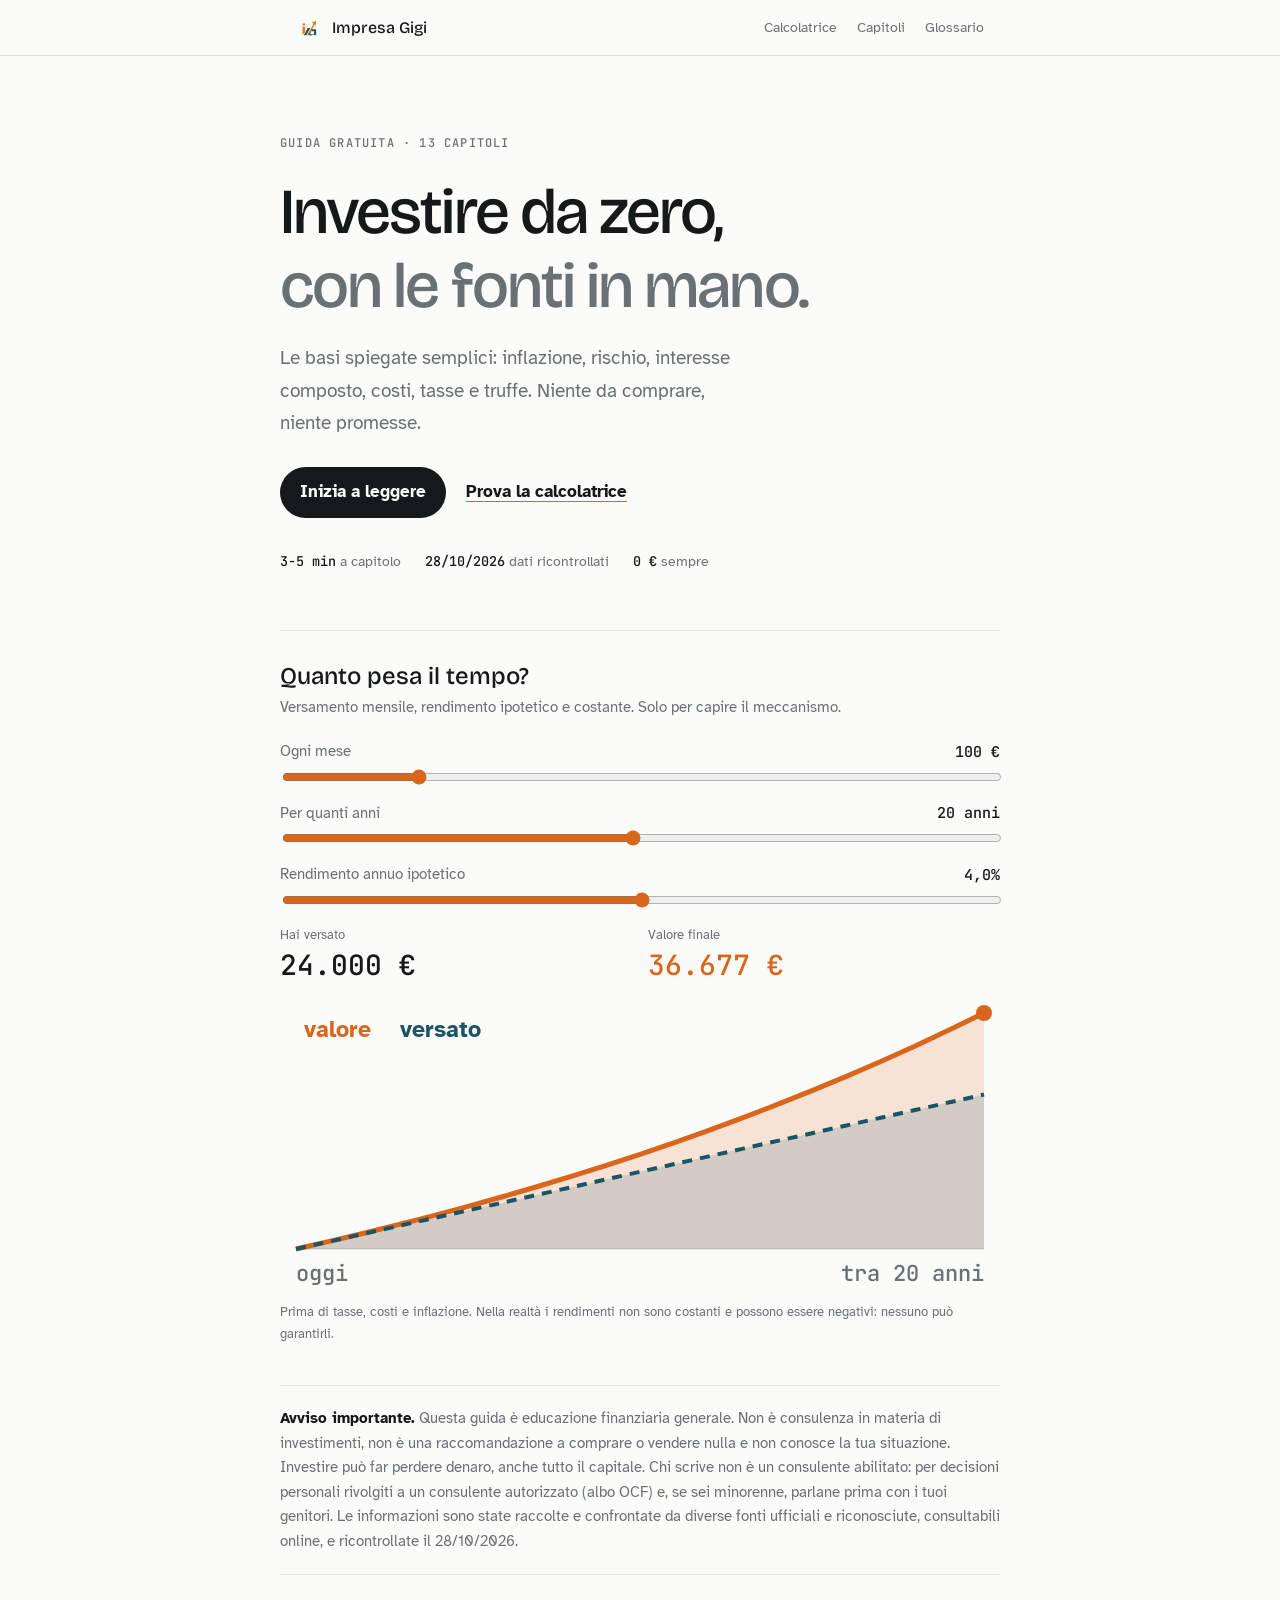
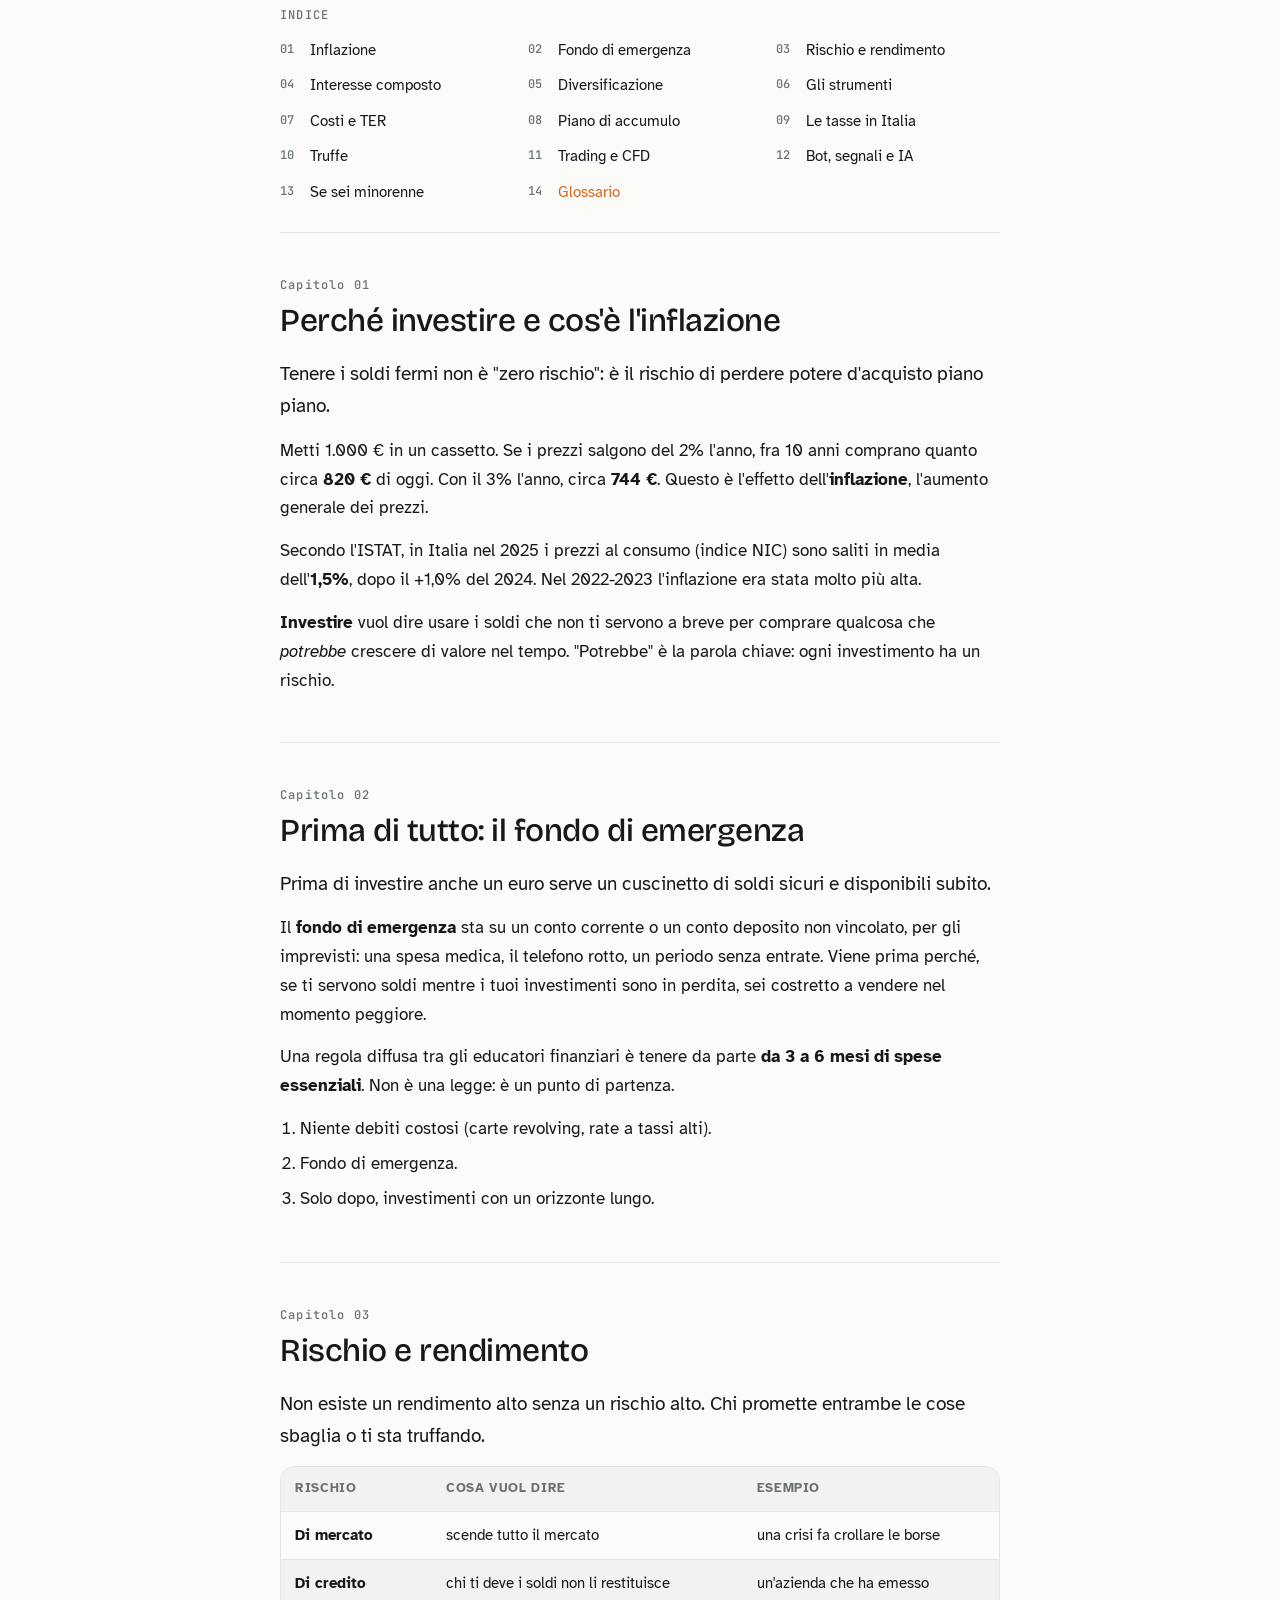
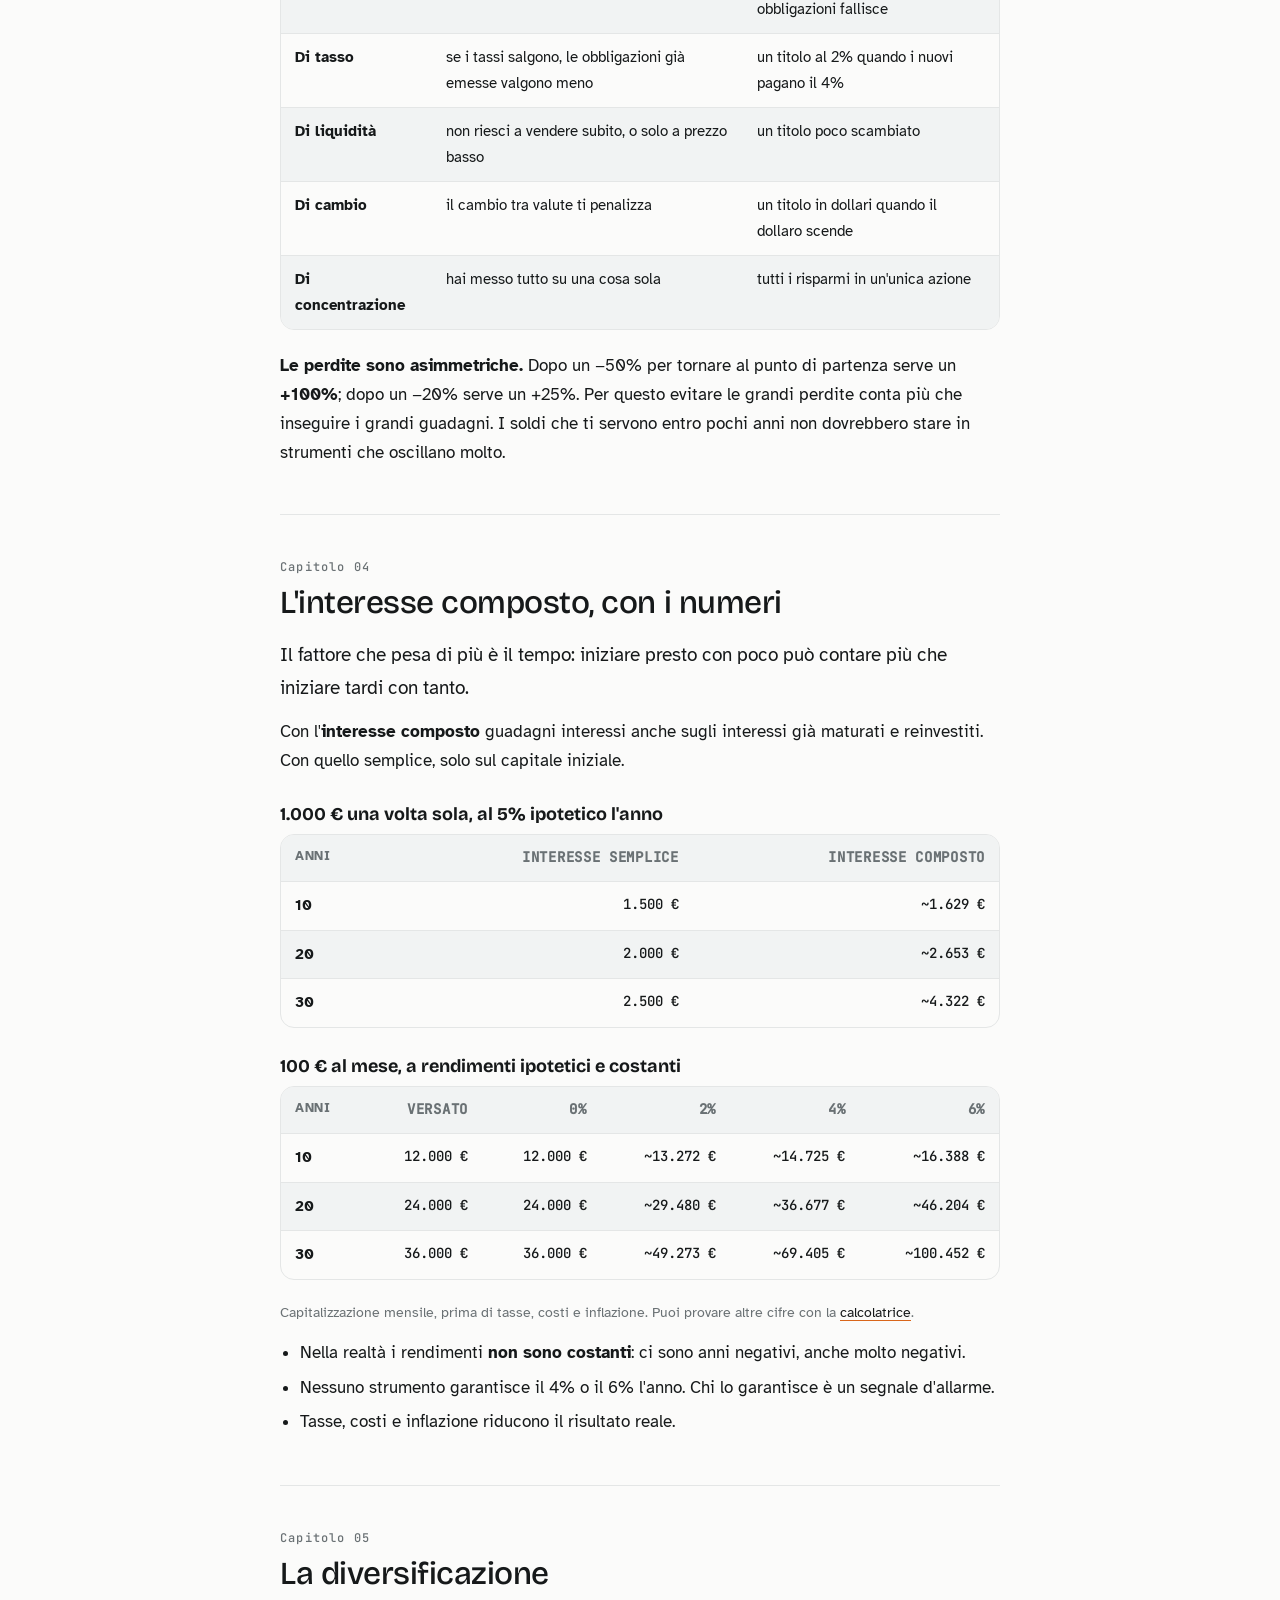
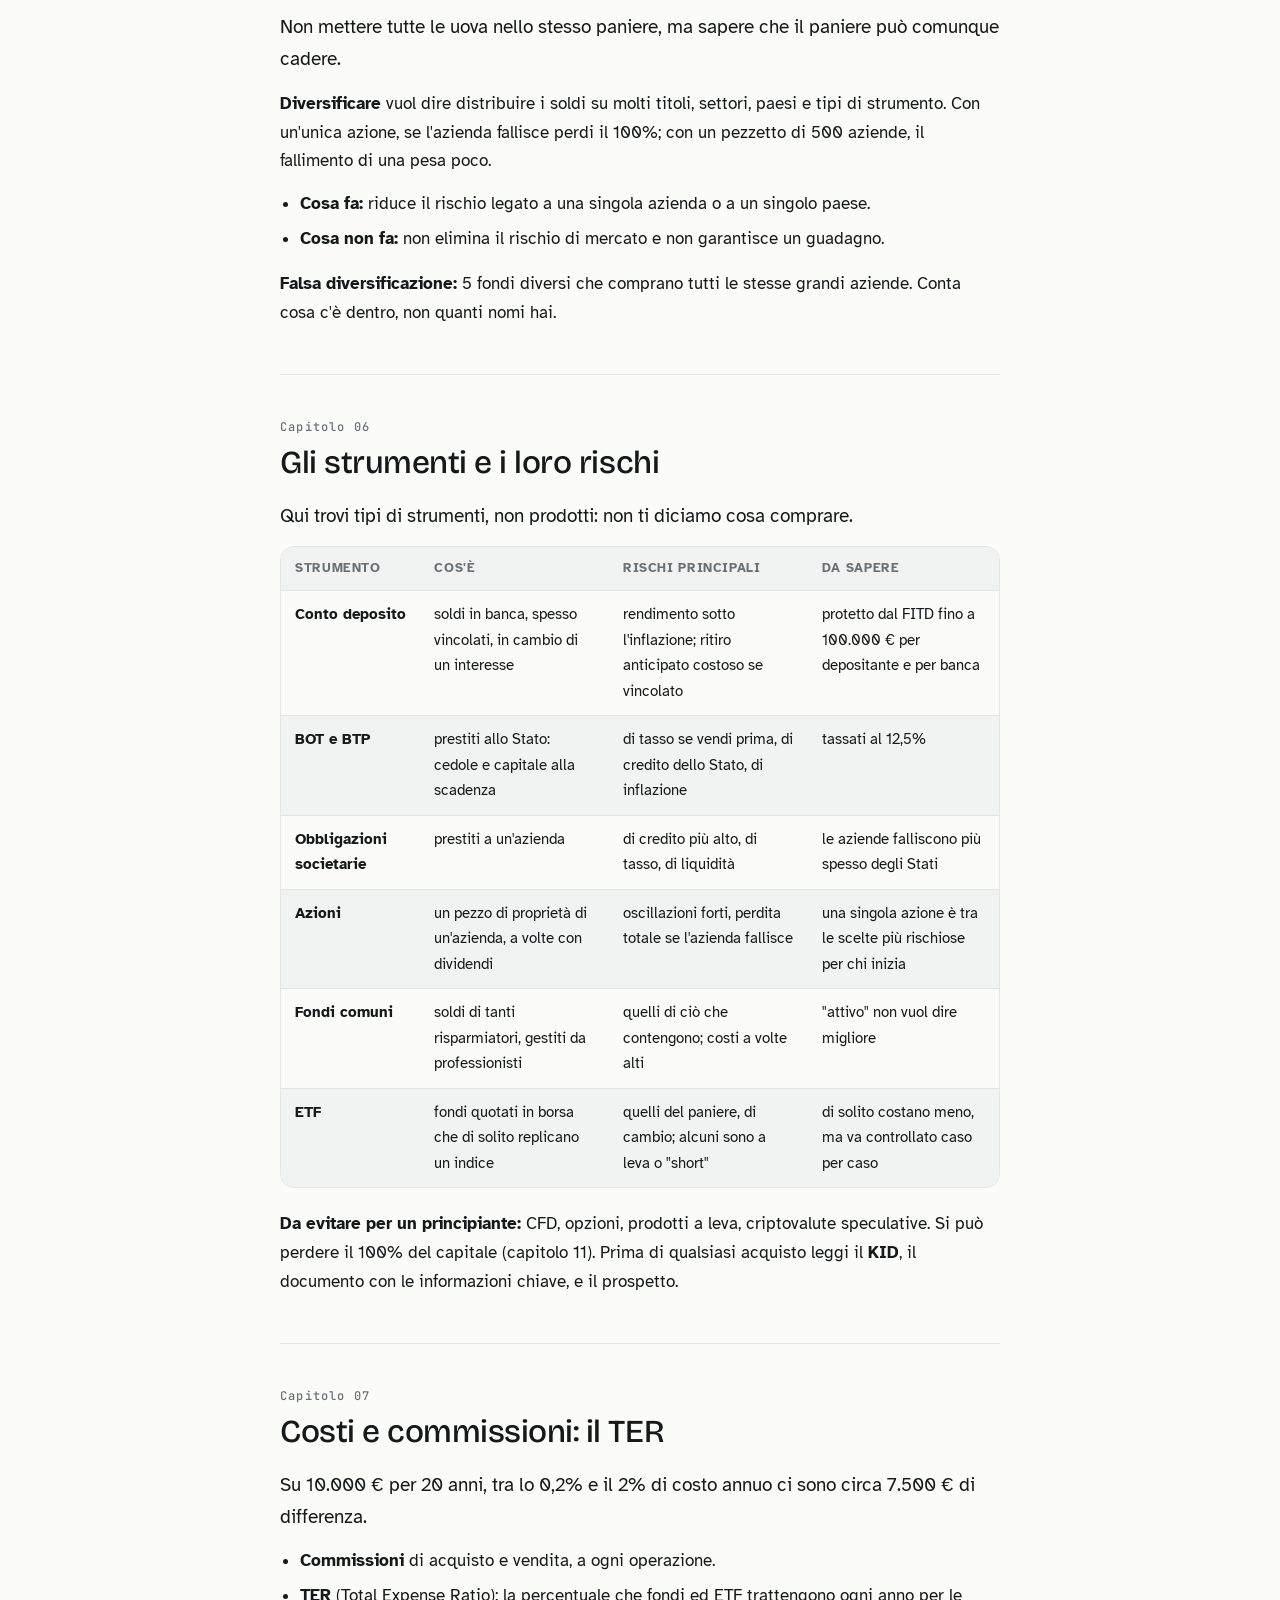
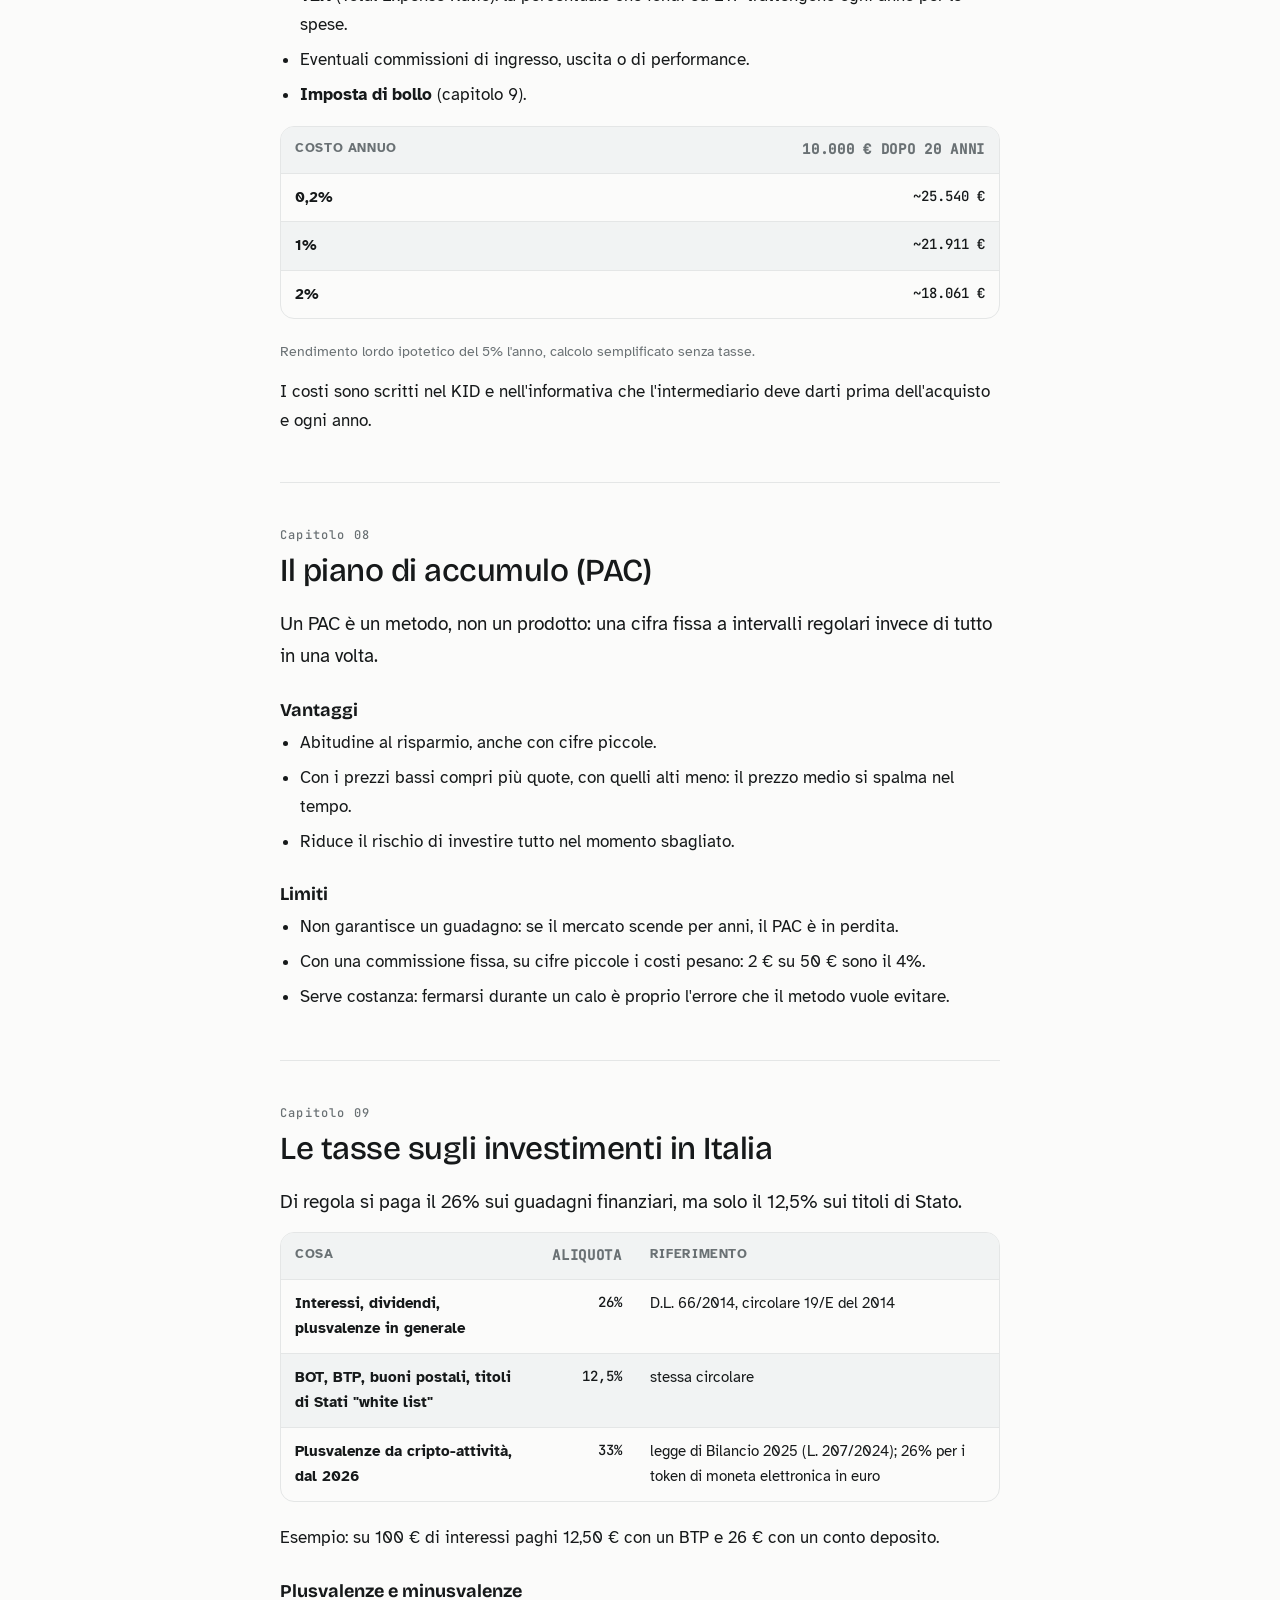
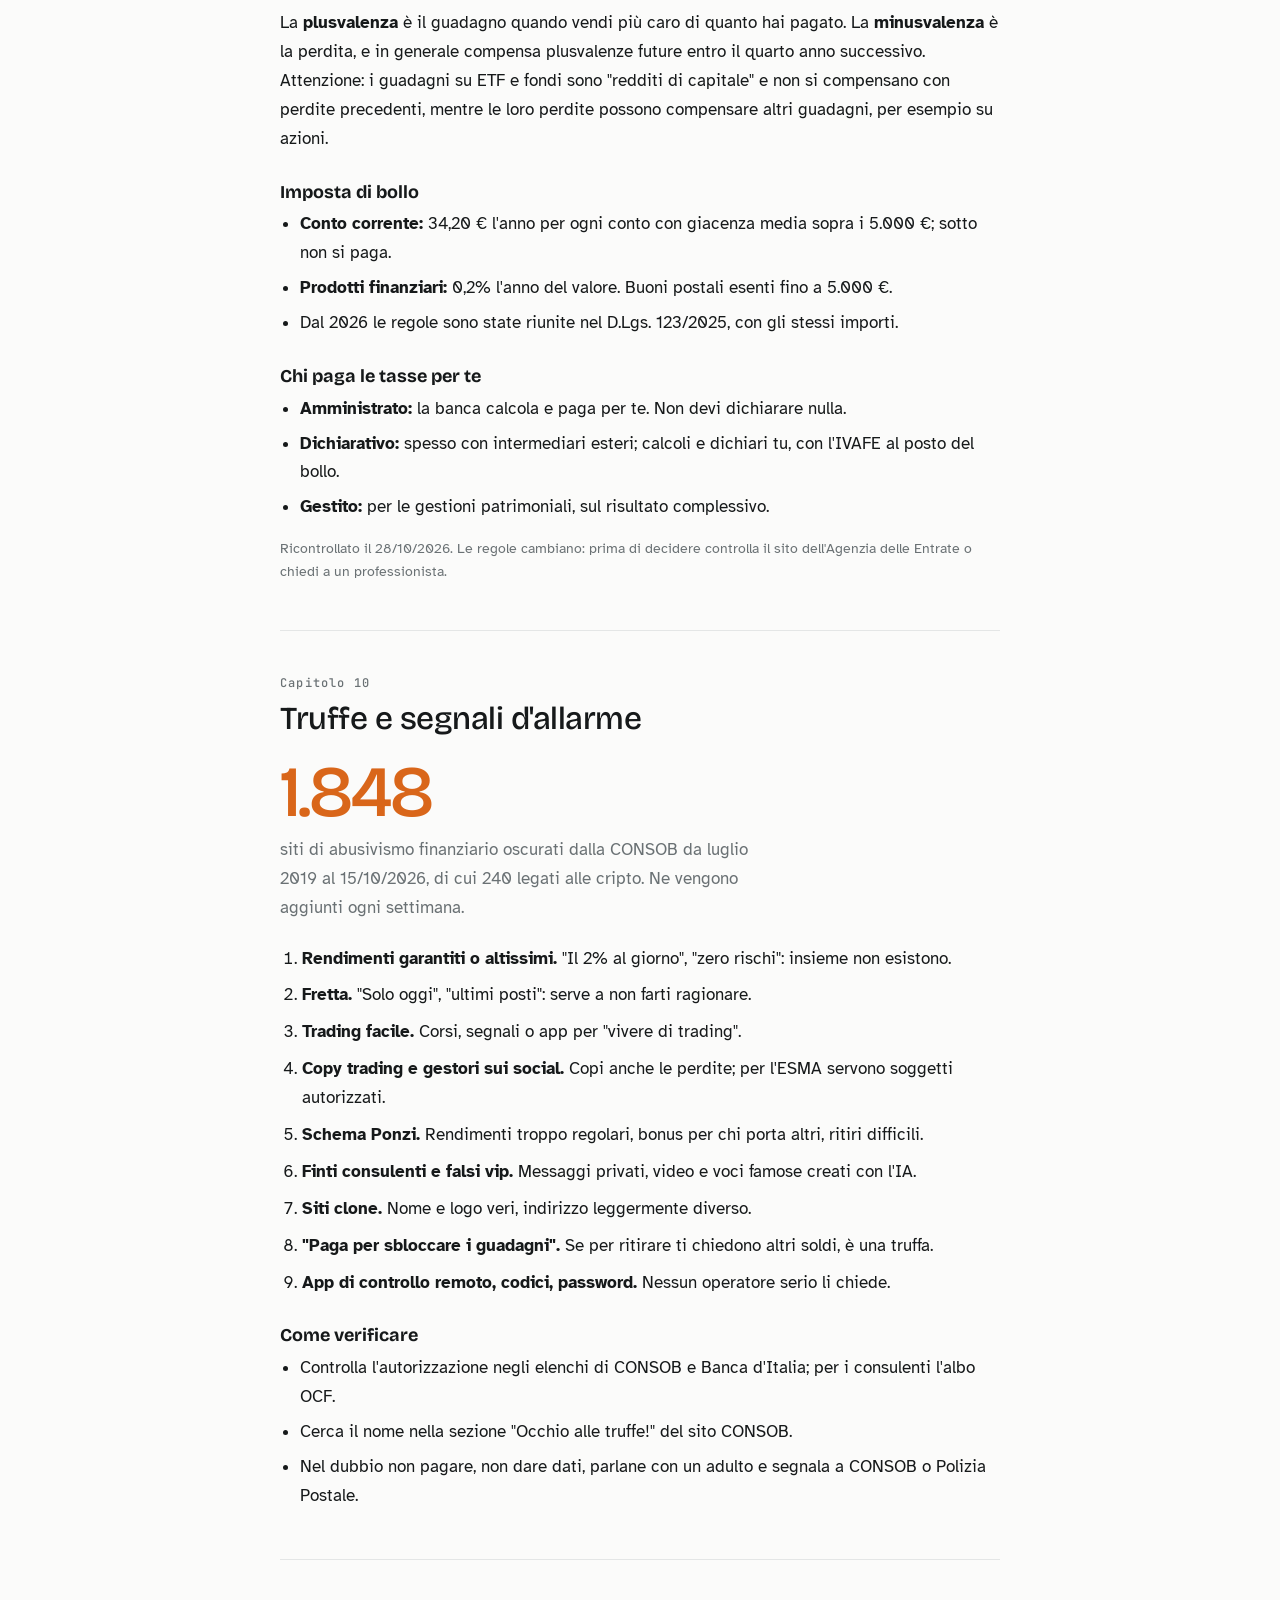
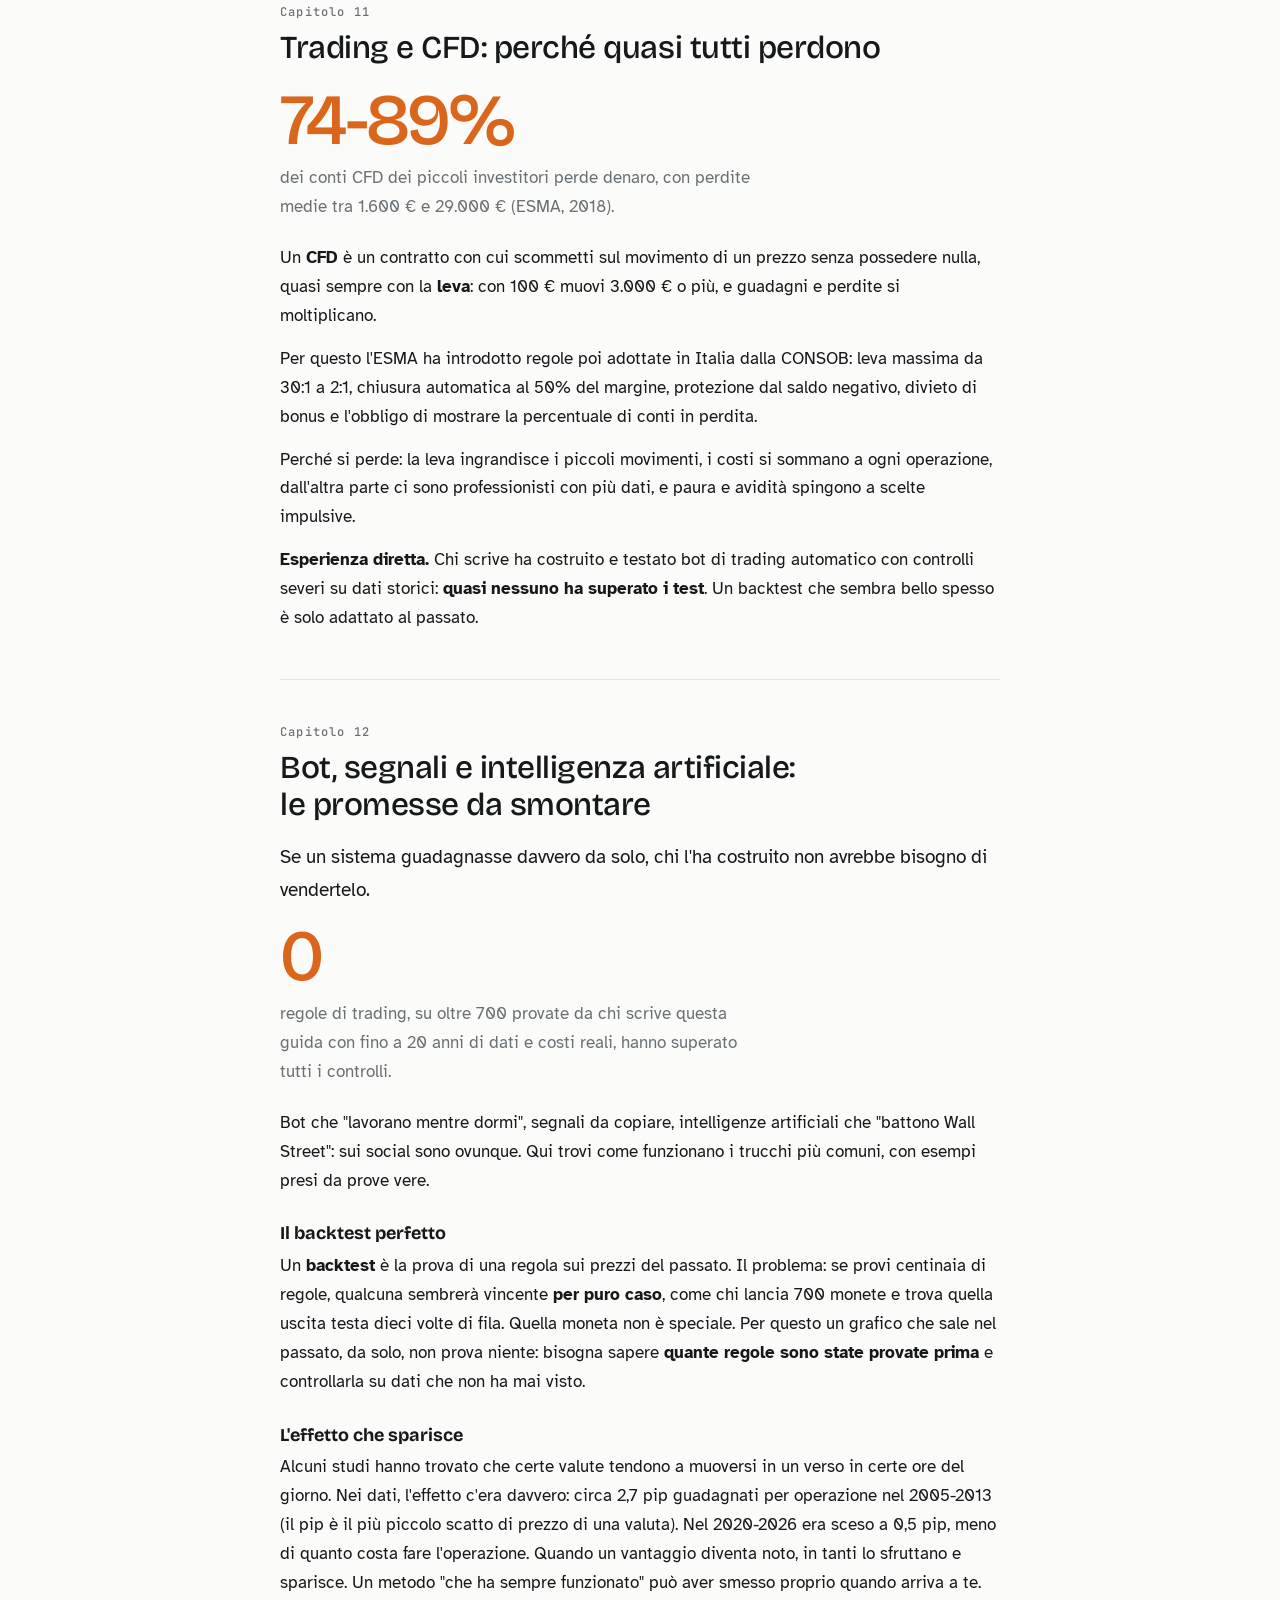
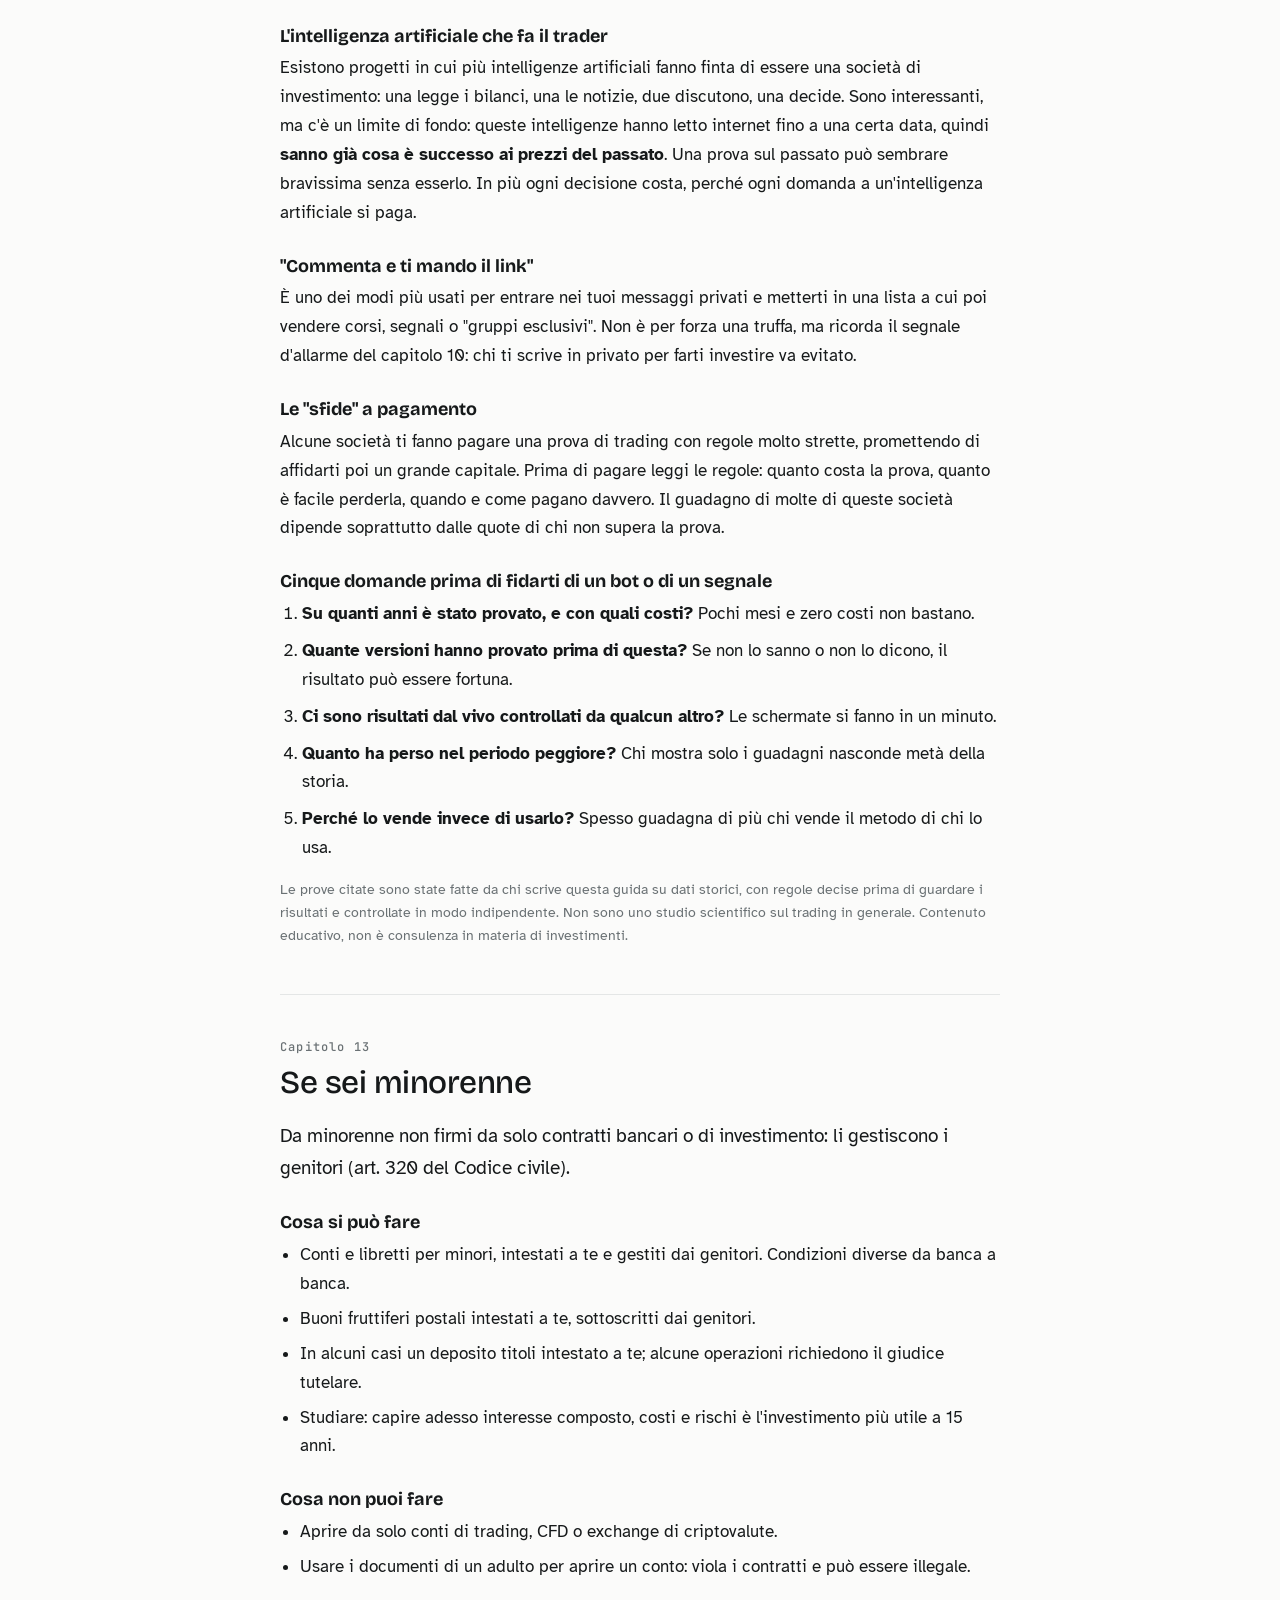
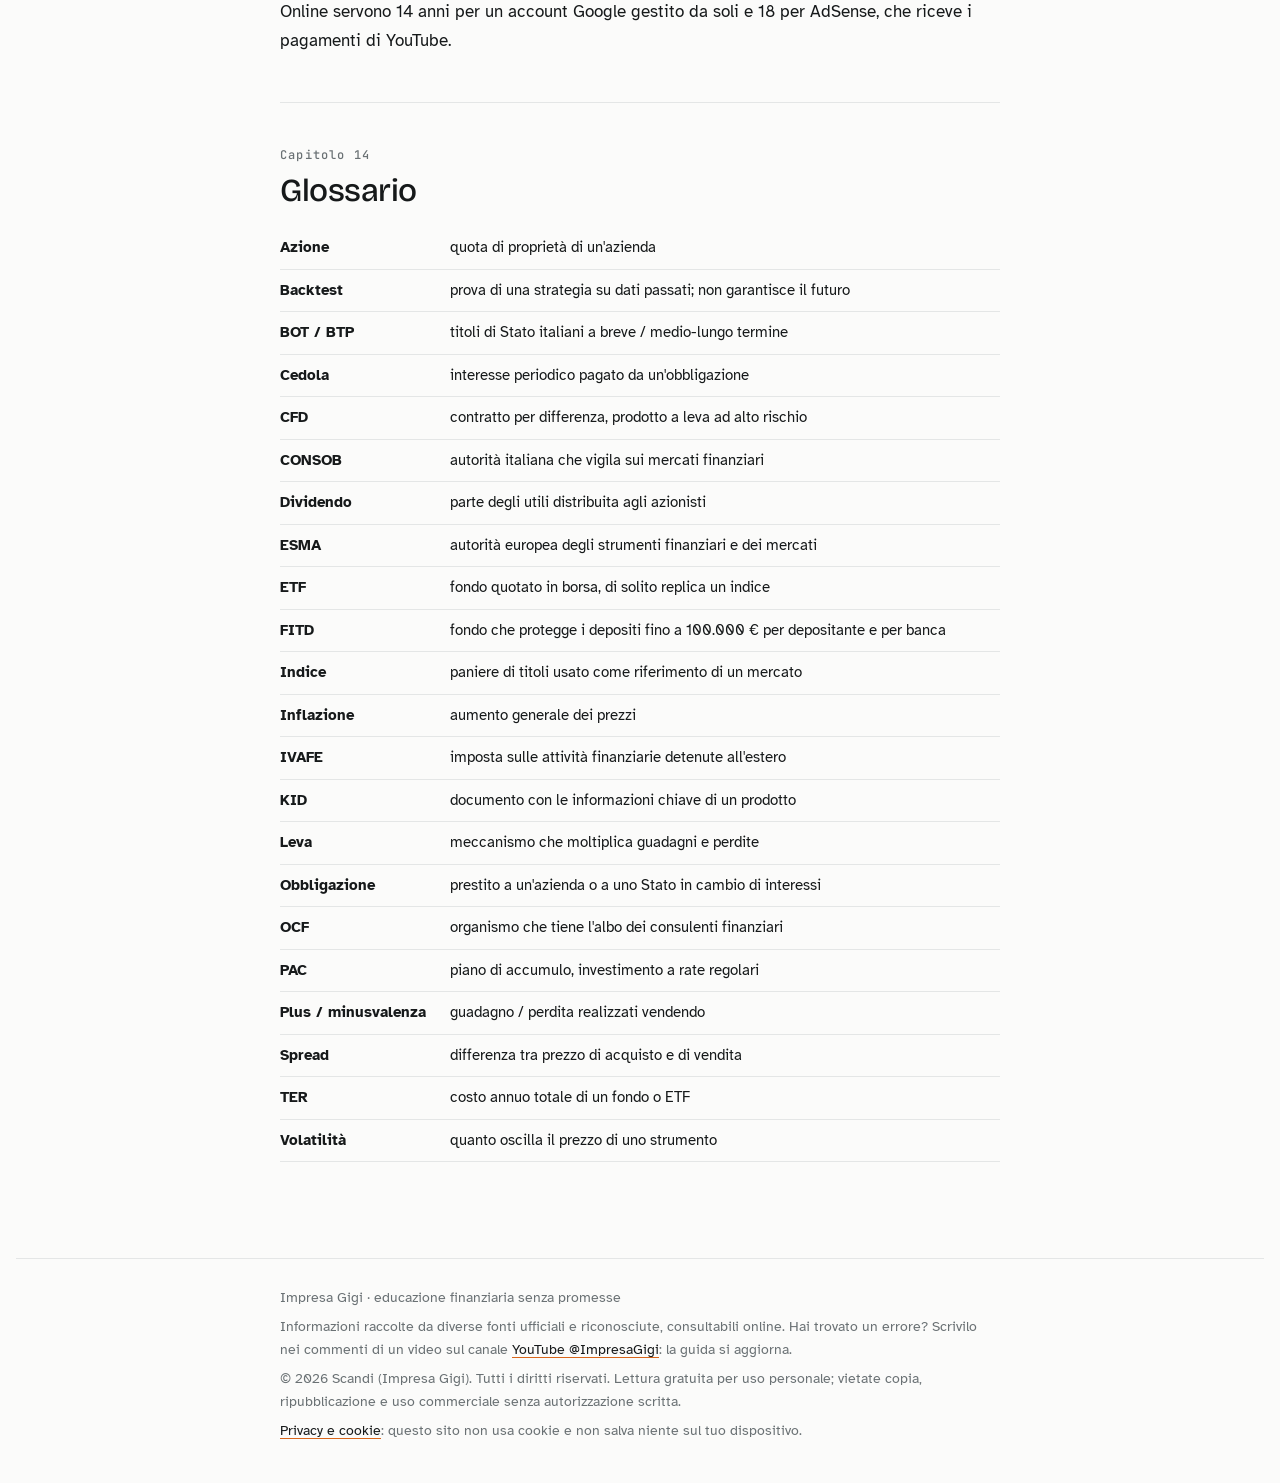
<file: index.html>
<!doctype html>
<html lang="it">
<head>
<meta charset="utf-8">
<meta name="viewport" content="width=device-width, initial-scale=1, viewport-fit=cover">
<meta name="description" content="Guida gratuita di educazione finanziaria per principianti: inflazione, rischio, interesse composto, costi, tasse e truffe. Niente da comprare.">
<title>Investire da zero</title>
<link rel="canonical" href="https://cloudescandi1-dotcom.github.io/investire-da-zero/">
<meta property="og:type" content="website">
<meta property="og:locale" content="it_IT">
<meta property="og:title" content="Investire da zero">
<meta property="og:description" content="Guida gratuita di educazione finanziaria per principianti: inflazione, rischio, interesse composto, costi, tasse e truffe. Niente da comprare.">
<meta property="og:url" content="https://cloudescandi1-dotcom.github.io/investire-da-zero/">
<meta name="twitter:card" content="summary">
<script type="application/ld+json">{"@context": "https://schema.org", "@type": "LearningResource", "name": "Investire da zero", "learningResourceType": "Guida", "educationalLevel": "Principiante", "inLanguage": "it", "isAccessibleForFree": true, "teaches": ["inflazione", "rischio e rendimento", "interesse composto", "costi dei fondi", "tasse", "riconoscere le truffe"], "description": "Guida gratuita di educazione finanziaria per principianti. Solo educazione, non consulenza: niente da comprare.", "url": "https://cloudescandi1-dotcom.github.io/investire-da-zero/", "author": {"@type": "Person", "name": "Scandi"}}</script>
<meta http-equiv="Content-Security-Policy" content="default-src 'none'; script-src 'sha256-lM5O0j5OstuLquTIWgha7B53v3TYYsLkDcTn/ZF1gtE=' https://static.cloudflareinsights.com; style-src 'self' 'unsafe-inline'; connect-src https://cloudflareinsights.com; font-src 'self'; img-src 'self' data:; base-uri 'none'; form-action 'none'; upgrade-insecure-requests">
<meta name="referrer" content="no-referrer">
<link rel="stylesheet" href="fonts/fonts.css">
<style>
body{margin:0}img{max-width:100%}
/* Layout minimal: una colonna di lettura stretta, tanto bianco, righe sottili, un solo accento
   (l'arancione del logo) usato solo per numeri e collegamenti attivi. Niente ombre, niente card. */
:root{
  --bg:#fbfbfa; --surface:#fbfbfa; --ink:#16191a; --muted:#6a7174; --line:#e4e6e6;
  --petrol:#1b5465; --orange:#d9661a; --orange-soft:transparent; --petrol-soft:#f1f3f3;
  --warn:#16191a; --warn-bg:transparent;
  --display:"Bricolage Grotesque", "Segoe UI", system-ui, sans-serif;
  --body:"Atkinson Hyperlegible", "Segoe UI", system-ui, sans-serif;
  --mono:"JetBrains Mono", ui-monospace, Consolas, monospace;
}
@media (prefers-color-scheme: dark){
  :root:not([data-theme="light"]){
    --bg:#111314; --surface:#111314; --ink:#eceeee; --muted:#959c9f; --line:#272b2d;
    --petrol:#8cc4d2; --orange:#f0904a; --petrol-soft:#191c1d; --warn:#eceeee; color-scheme:dark;
  }
}
:root[data-theme="dark"]{
  --bg:#111314; --surface:#111314; --ink:#eceeee; --muted:#959c9f; --line:#272b2d;
  --petrol:#8cc4d2; --orange:#f0904a; --petrol-soft:#191c1d; --warn:#eceeee; color-scheme:dark;
}
*{box-sizing:border-box}
html{scroll-behavior:smooth;scroll-padding-top:72px}
@media (prefers-reduced-motion:reduce){html{scroll-behavior:auto}}
body{background:var(--bg);color:var(--ink);font:17px/1.7 var(--body);
  padding-left:max(16px, env(safe-area-inset-left, 0px));padding-right:max(16px, env(safe-area-inset-right, 0px))}
body::before{content:"";position:fixed;inset:0 0 auto;height:env(safe-area-inset-top, 0px);z-index:10;background:var(--bg)}
a{color:var(--ink);text-decoration-color:var(--orange);text-underline-offset:3px}
a:focus-visible,input:focus-visible{outline:2px solid var(--orange);outline-offset:3px}
h1,h2,h3{font-family:var(--display);font-weight:500;line-height:1.15;text-wrap:balance;margin:0}
.wrap{max-width:720px;margin:0 auto}

.top{position:sticky;top:env(safe-area-inset-top, 0px);z-index:5;background:var(--bg);border-bottom:1px solid var(--line);
  margin:0 calc(-1 * max(16px, env(safe-area-inset-left, 0px)))}
.top .wrap{display:flex;align-items:center;justify-content:space-between;gap:16px;padding:14px max(16px, env(safe-area-inset-left, 0px))}
.brand{display:flex;align-items:center;gap:10px;font-family:var(--display);font-weight:500;font-size:16px;color:var(--ink);text-decoration:none}
.brand svg{width:26px;height:26px;flex:none}
.brand svg circle{display:none}
.top nav{display:flex;gap:20px;font-size:14px}
.top nav a{color:var(--muted);text-decoration:none}
.top nav a:hover{color:var(--ink)}
@media (max-width:560px){.top nav .hide-sm{display:none}}

.hero{display:block;padding-block:72px 40px}
.eyebrow{font:500 12px/1 var(--mono);letter-spacing:.1em;text-transform:uppercase;color:var(--muted)}
.hero h1{font-size:clamp(40px,7vw,64px);font-weight:500;letter-spacing:-.03em;margin:18px 0 20px}
.hero h1 .up{color:var(--muted)}
.lead{font-size:19px;color:var(--muted);max-width:40ch;margin:0 0 28px}
.cta{display:flex;flex-wrap:wrap;gap:20px;align-items:center}
.btn{font-weight:700;text-decoration:none;padding:0;border:0}
.btn.primary{color:var(--bg);background:var(--ink);padding:11px 20px;border-radius:999px}
.btn.ghost{color:var(--ink);text-decoration:underline;text-decoration-color:var(--orange);text-underline-offset:4px}
.facts{display:flex;flex-wrap:wrap;gap:6px 24px;margin-top:32px;font-size:13.5px;color:var(--muted)}
.facts b{font-family:var(--mono);font-weight:500;color:var(--ink)}

.calc{margin-top:56px;border-top:1px solid var(--line);padding-top:32px}
.calc h2{font-size:24px;margin-bottom:4px}
.calc .sub{font-size:14.5px;color:var(--muted);margin:0 0 20px}
.ctrl{display:grid;grid-template-columns:1fr auto;gap:2px 12px;align-items:center;margin-bottom:14px}
.ctrl label{font-size:15px;color:var(--muted)}
.ctrl output{font:500 15px var(--mono);font-variant-numeric:tabular-nums}
.ctrl input{grid-column:1/-1;width:100%;accent-color:var(--orange)}
.result{display:grid;grid-template-columns:1fr 1fr;gap:16px;margin:12px 0 8px}
.result span{display:block;font-size:13px;color:var(--muted)}
.result strong{font:500 28px var(--mono);font-variant-numeric:tabular-nums}
.result .gain strong{color:var(--orange)}
#chart{width:100%;height:auto;display:block}
.note{font-size:13px;color:var(--muted);margin:8px 0 0}

.notice{font-size:14.5px;color:var(--muted);border-top:1px solid var(--line);border-bottom:1px solid var(--line);padding-block:20px;margin-bottom:24px}
.notice strong{color:var(--ink)}

.layout{display:block;padding-bottom:64px}
.toc{padding-block:8px 24px;font-size:15px}
.toc p{font:500 12px var(--mono);letter-spacing:.1em;text-transform:uppercase;color:var(--muted);margin:0 0 12px}
.toc ol{list-style:none;margin:0;padding:0;display:grid;grid-template-columns:repeat(auto-fill,minmax(200px,1fr));gap:4px 24px;counter-reset:c}
.toc li{counter-increment:c}
.toc a{display:grid;grid-template-columns:30px 1fr;color:var(--ink);text-decoration:none;padding:3px 0}
.toc a::before{content:counter(c,decimal-leading-zero);font:500 12px/1.9 var(--mono);color:var(--muted)}
.toc a:hover,.toc a.on{color:var(--orange)}
article{min-width:0}
section.ch{border-top:1px solid var(--line);padding-block:8px 32px}
.ch .num{font:500 12px var(--mono);letter-spacing:.1em;color:var(--muted);display:block;margin:36px 0 10px}
.ch h2{font-size:clamp(26px,3.6vw,32px);letter-spacing:-.015em;margin-bottom:18px}
.ch h3{font-size:18px;font-weight:700;margin:28px 0 8px}
.ch p{margin:0 0 14px}
.ch ul,.ch ol{margin:0 0 16px;padding-left:20px}
.ch li{margin-bottom:6px}
.key{font-size:19px;margin:0 0 18px}
.tbl{margin:10px 0 22px;border:1px solid var(--line);border-radius:14px;overflow:hidden}
table{border-collapse:collapse;width:100%;font-size:15px}
th,td{text-align:left;padding:11px 14px;border-bottom:1px solid var(--line);vertical-align:top}
tbody tr:last-child td{border-bottom:0}
tbody tr:nth-child(even){background:var(--petrol-soft)}
th{font-weight:700;font-size:12.5px;color:var(--muted);text-transform:uppercase;letter-spacing:.05em;background:var(--petrol-soft);font-family:var(--body)}
td:first-child{font-weight:700}
td.n,th.n{text-align:right;font-family:var(--mono);font-size:14px;font-variant-numeric:tabular-nums;white-space:nowrap}
/* telefono: ogni riga diventa una scheda con le etichette delle colonne */
@media (max-width:640px){
  .tbl{border:0;border-radius:0;overflow:visible}
  .tbl table,.tbl tbody,.tbl tr,.tbl td{display:block;width:100%}
  .tbl thead{position:absolute;width:1px;height:1px;overflow:hidden;clip-path:inset(50%)}
  .tbl tbody tr,.tbl tbody tr:nth-child(even){background:var(--petrol-soft);border:1px solid var(--line);border-radius:14px;padding:12px 16px;margin:0 0 12px}
  .tbl td{border:0;padding:5px 0;white-space:normal}
  .tbl td:first-child{font:700 18px/1.3 var(--display);padding:0 0 10px;margin-bottom:6px;border-bottom:1px solid var(--line)}
  .tbl td:not(:first-child)::before{content:attr(data-label);display:block;font:700 11.5px/1.4 var(--body);letter-spacing:.06em;text-transform:uppercase;color:var(--muted)}
  .tbl-num td:first-child::before{content:attr(data-label) " ";font:inherit;color:var(--muted);text-transform:none;letter-spacing:0}
  .tbl-num td.n{display:flex;justify-content:space-between;align-items:baseline;gap:12px;text-align:left;padding:7px 0;border-top:1px dashed var(--line)}
  .tbl-num td.n:nth-child(2){border-top:0}
  .tbl-num td.n::before{display:inline;font-family:var(--body)}
}
.caption{font-size:13.5px;color:var(--muted);margin:-10px 0 18px}
.alarm{padding-left:22px!important}
.alarm li{margin-bottom:8px}
.stat{margin:4px 0 22px}
.stat b{display:block;font:500 clamp(48px,9vw,72px)/1 var(--display);letter-spacing:-.03em;color:var(--orange);margin-bottom:8px}
.stat span{color:var(--muted);max-width:44ch;display:block}
dl.gloss{display:grid;grid-template-columns:minmax(110px,170px) 1fr;margin:0}
dl.gloss dt,dl.gloss dd{margin:0;padding:8px 0;border-bottom:1px solid var(--line);font-size:15px}
dl.gloss dt{font-weight:700;padding-right:16px}
@media (max-width:520px){dl.gloss{grid-template-columns:1fr}dl.gloss dt{border-bottom:0;padding-bottom:0}}
footer{border-top:1px solid var(--line);padding-block:28px 40px;color:var(--muted);font-size:13.5px}
footer .wrap{display:grid;gap:6px}
</style>
</head>
<body>

<header class="top">
  <div class="wrap">
    <a class="brand" href="#inizio" aria-label="Impresa Gigi, torna all'inizio">
      <svg viewBox="0 0 40 40" aria-hidden="true"><circle cx="20" cy="20" r="19" fill="var(--surface)" stroke="var(--line)" stroke-width="2"/><rect x="10" y="13" width="4" height="3" fill="#e9761f"/><polygon points="10,18 14,18 14,26 10,31" fill="#e9761f"/><polygon points="12,31 18,20 22,20 16,31" fill="var(--petrol)"/><polygon points="17,31 27,13 24,12 31,9 30,17 28,15 21,31" fill="#e9761f"/><path d="M24 22h7v9h-3v-2a6 6 0 0 1-9 1l2-3a3 3 0 0 0 7-1v-1h-4z" fill="var(--petrol)"/></svg>
      Impresa Gigi
    </a>
    <nav aria-label="Sezioni">
      <a href="#calcolatrice" class="hide-sm">Calcolatrice</a>
      <a href="#capitoli">Capitoli</a>
      <a href="#c14">Glossario</a>
    </nav>
  </div>
</header>

<main class="wrap" id="inizio">
  <section class="hero">
    <div>
      <span class="eyebrow">Guida gratuita · 13 capitoli</span>
      <h1>Investire da&nbsp;zero, <span class="up">con le fonti in mano.</span></h1>
      <p class="lead">Le basi spiegate semplici: inflazione, rischio, interesse composto, costi, tasse e truffe. Niente da comprare, niente promesse.</p>
      <div class="cta">
        <a class="btn primary" href="#c1">Inizia a leggere</a>
        <a class="btn ghost" href="#calcolatrice">Prova la calcolatrice</a>
      </div>
      <div class="facts">
        <span><b>3-5 min</b> a capitolo</span>
        <span><b>28/10/2026</b> dati ricontrollati</span>
        <span><b>0 €</b> sempre</span>
      </div>
    </div>

    <div class="calc" id="calcolatrice" aria-labelledby="calc-t">
      <h2 id="calc-t">Quanto pesa il tempo?</h2>
      <p class="sub">Versamento mensile, rendimento ipotetico e costante. Solo per capire il meccanismo.</p>
      <div class="ctrl"><label for="m">Ogni mese</label><output id="mo" for="m">100 €</output><input id="m" type="range" min="10" max="500" step="10" value="100"></div>
      <div class="ctrl"><label for="y">Per quanti anni</label><output id="yo" for="y">20 anni</output><input id="y" type="range" min="1" max="40" step="1" value="20"></div>
      <div class="ctrl"><label for="r">Rendimento annuo ipotetico</label><output id="ro" for="r">4,0%</output><input id="r" type="range" min="0" max="8" step="0.5" value="4"></div>
      <div class="result">
        <div><span>Hai versato</span><strong id="paid">24.000 €</strong></div>
        <div class="gain"><span>Valore finale</span><strong id="final">36.677 €</strong></div>
      </div>
      <svg id="chart" viewBox="0 0 360 150" role="img" aria-label="Grafico: soldi versati e valore nel tempo"></svg>
      <p class="note">Prima di tasse, costi e inflazione. Nella realtà i rendimenti non sono costanti e possono essere negativi: nessuno può garantirli.</p>
    </div>
  </section>

  <div class="notice" role="note">
    <div><strong>Avviso importante.</strong> Questa guida è educazione finanziaria generale. Non è consulenza in materia di investimenti, non è una raccomandazione a comprare o vendere nulla e non conosce la tua situazione. Investire può far perdere denaro, anche tutto il capitale. Chi scrive non è un consulente abilitato: per decisioni personali rivolgiti a un consulente autorizzato (albo OCF) e, se sei minorenne, parlane prima con i tuoi genitori. Le informazioni sono state raccolte e confrontate da diverse fonti ufficiali e riconosciute, consultabili online, e ricontrollate il 28/10/2026.</div>
  </div>

  <div class="layout" id="capitoli">
    <nav class="toc" aria-label="Indice dei capitoli">
      <p>Indice</p>
      <ol>
        <li><a href="#c1">Inflazione</a></li>
        <li><a href="#c2">Fondo di emergenza</a></li>
        <li><a href="#c3">Rischio e rendimento</a></li>
        <li><a href="#c4">Interesse composto</a></li>
        <li><a href="#c5">Diversificazione</a></li>
        <li><a href="#c6">Gli strumenti</a></li>
        <li><a href="#c7">Costi e TER</a></li>
        <li><a href="#c8">Piano di accumulo</a></li>
        <li><a href="#c9">Le tasse in Italia</a></li>
        <li><a href="#c10">Truffe</a></li>
        <li><a href="#c11">Trading e CFD</a></li>
        <li><a href="#c12">Bot, segnali e IA</a></li>
        <li><a href="#c13">Se sei minorenne</a></li>
        <li><a href="#c14">Glossario</a></li>
      </ol>
    </nav>

    <article>
      <section class="ch" id="c1">
        <span class="num">Capitolo 01</span>
        <h2>Perché investire e cos'è l'inflazione</h2>
        <p class="key">Tenere i soldi fermi non è "zero rischio": è il rischio di perdere potere d'acquisto piano piano.</p>
        <p>Metti 1.000 € in un cassetto. Se i prezzi salgono del 2% l'anno, fra 10 anni comprano quanto circa <strong>820 €</strong> di oggi. Con il 3% l'anno, circa <strong>744 €</strong>. Questo è l'effetto dell'<strong>inflazione</strong>, l'aumento generale dei prezzi.</p>
        <p>Secondo l'ISTAT, in Italia nel 2025 i prezzi al consumo (indice NIC) sono saliti in media dell'<strong>1,5%</strong>, dopo il +1,0% del 2024. Nel 2022-2023 l'inflazione era stata molto più alta.</p>
        <p><strong>Investire</strong> vuol dire usare i soldi che non ti servono a breve per comprare qualcosa che <em>potrebbe</em> crescere di valore nel tempo. "Potrebbe" è la parola chiave: ogni investimento ha un rischio.</p>
      </section>

      <section class="ch" id="c2">
        <span class="num">Capitolo 02</span>
        <h2>Prima di tutto: il fondo di emergenza</h2>
        <p class="key">Prima di investire anche un euro serve un cuscinetto di soldi sicuri e disponibili subito.</p>
        <p>Il <strong>fondo di emergenza</strong> sta su un conto corrente o un conto deposito non vincolato, per gli imprevisti: una spesa medica, il telefono rotto, un periodo senza entrate. Viene prima perché, se ti servono soldi mentre i tuoi investimenti sono in perdita, sei costretto a vendere nel momento peggiore.</p>
        <p>Una regola diffusa tra gli educatori finanziari è tenere da parte <strong>da 3 a 6 mesi di spese essenziali</strong>. Non è una legge: è un punto di partenza.</p>
        <ol>
          <li>Niente debiti costosi (carte revolving, rate a tassi alti).</li>
          <li>Fondo di emergenza.</li>
          <li>Solo dopo, investimenti con un orizzonte lungo.</li>
        </ol>
      </section>

      <section class="ch" id="c3">
        <span class="num">Capitolo 03</span>
        <h2>Rischio e rendimento</h2>
        <p class="key">Non esiste un rendimento alto senza un rischio alto. Chi promette entrambe le cose sbaglia o ti sta truffando.</p>
        <div class="tbl"><table>
          <thead><tr><th>Rischio</th><th>Cosa vuol dire</th><th>Esempio</th></tr></thead>
          <tbody>
            <tr><td data-label="Rischio"><strong>Di mercato</strong></td><td data-label="Cosa vuol dire">scende tutto il mercato</td><td data-label="Esempio">una crisi fa crollare le borse</td></tr>
            <tr><td data-label="Rischio"><strong>Di credito</strong></td><td data-label="Cosa vuol dire">chi ti deve i soldi non li restituisce</td><td data-label="Esempio">un'azienda che ha emesso obbligazioni fallisce</td></tr>
            <tr><td data-label="Rischio"><strong>Di tasso</strong></td><td data-label="Cosa vuol dire">se i tassi salgono, le obbligazioni già emesse valgono meno</td><td data-label="Esempio">un titolo al 2% quando i nuovi pagano il 4%</td></tr>
            <tr><td data-label="Rischio"><strong>Di liquidità</strong></td><td data-label="Cosa vuol dire">non riesci a vendere subito, o solo a prezzo basso</td><td data-label="Esempio">un titolo poco scambiato</td></tr>
            <tr><td data-label="Rischio"><strong>Di cambio</strong></td><td data-label="Cosa vuol dire">il cambio tra valute ti penalizza</td><td data-label="Esempio">un titolo in dollari quando il dollaro scende</td></tr>
            <tr><td data-label="Rischio"><strong>Di concentrazione</strong></td><td data-label="Cosa vuol dire">hai messo tutto su una cosa sola</td><td data-label="Esempio">tutti i risparmi in un'unica azione</td></tr>
          </tbody>
        </table></div>
        <p><strong>Le perdite sono asimmetriche.</strong> Dopo un −50% per tornare al punto di partenza serve un <strong>+100%</strong>; dopo un −20% serve un +25%. Per questo evitare le grandi perdite conta più che inseguire i grandi guadagni. I soldi che ti servono entro pochi anni non dovrebbero stare in strumenti che oscillano molto.</p>
      </section>

      <section class="ch" id="c4">
        <span class="num">Capitolo 04</span>
        <h2>L'interesse composto, con i numeri</h2>
        <p class="key">Il fattore che pesa di più è il tempo: iniziare presto con poco può contare più che iniziare tardi con tanto.</p>
        <p>Con l'<strong>interesse composto</strong> guadagni interessi anche sugli interessi già maturati e reinvestiti. Con quello semplice, solo sul capitale iniziale.</p>
        <h3>1.000 € una volta sola, al 5% ipotetico l'anno</h3>
        <div class="tbl tbl-num"><table>
          <thead><tr><th>Anni</th><th class="n">Interesse semplice</th><th class="n">Interesse composto</th></tr></thead>
          <tbody>
            <tr><td data-label="Anni">10</td><td class="n" data-label="Interesse semplice">1.500 €</td><td class="n" data-label="Interesse composto">~1.629 €</td></tr>
            <tr><td data-label="Anni">20</td><td class="n" data-label="Interesse semplice">2.000 €</td><td class="n" data-label="Interesse composto">~2.653 €</td></tr>
            <tr><td data-label="Anni">30</td><td class="n" data-label="Interesse semplice">2.500 €</td><td class="n" data-label="Interesse composto">~4.322 €</td></tr>
          </tbody>
        </table></div>
        <h3>100 € al mese, a rendimenti ipotetici e costanti</h3>
        <div class="tbl tbl-num"><table>
          <thead><tr><th>Anni</th><th class="n">Versato</th><th class="n">0%</th><th class="n">2%</th><th class="n">4%</th><th class="n">6%</th></tr></thead>
          <tbody>
            <tr><td data-label="Anni">10</td><td class="n" data-label="Versato">12.000 €</td><td class="n" data-label="0%">12.000 €</td><td class="n" data-label="2%">~13.272 €</td><td class="n" data-label="4%">~14.725 €</td><td class="n" data-label="6%">~16.388 €</td></tr>
            <tr><td data-label="Anni">20</td><td class="n" data-label="Versato">24.000 €</td><td class="n" data-label="0%">24.000 €</td><td class="n" data-label="2%">~29.480 €</td><td class="n" data-label="4%">~36.677 €</td><td class="n" data-label="6%">~46.204 €</td></tr>
            <tr><td data-label="Anni">30</td><td class="n" data-label="Versato">36.000 €</td><td class="n" data-label="0%">36.000 €</td><td class="n" data-label="2%">~49.273 €</td><td class="n" data-label="4%">~69.405 €</td><td class="n" data-label="6%">~100.452 €</td></tr>
          </tbody>
        </table></div>
        <p class="caption">Capitalizzazione mensile, prima di tasse, costi e inflazione. Puoi provare altre cifre con la <a href="#calcolatrice">calcolatrice</a>.</p>
        <ul>
          <li>Nella realtà i rendimenti <strong>non sono costanti</strong>: ci sono anni negativi, anche molto negativi.</li>
          <li>Nessuno strumento garantisce il 4% o il 6% l'anno. Chi lo garantisce è un segnale d'allarme.</li>
          <li>Tasse, costi e inflazione riducono il risultato reale.</li>
        </ul>
      </section>

      <section class="ch" id="c5">
        <span class="num">Capitolo 05</span>
        <h2>La diversificazione</h2>
        <p class="key">Non mettere tutte le uova nello stesso paniere, ma sapere che il paniere può comunque cadere.</p>
        <p><strong>Diversificare</strong> vuol dire distribuire i soldi su molti titoli, settori, paesi e tipi di strumento. Con un'unica azione, se l'azienda fallisce perdi il 100%; con un pezzetto di 500 aziende, il fallimento di una pesa poco.</p>
        <ul>
          <li><strong>Cosa fa:</strong> riduce il rischio legato a una singola azienda o a un singolo paese.</li>
          <li><strong>Cosa non fa:</strong> non elimina il rischio di mercato e non garantisce un guadagno.</li>
        </ul>
        <p><strong>Falsa diversificazione:</strong> 5 fondi diversi che comprano tutti le stesse grandi aziende. Conta cosa c'è dentro, non quanti nomi hai.</p>
      </section>

      <section class="ch" id="c6">
        <span class="num">Capitolo 06</span>
        <h2>Gli strumenti e i loro rischi</h2>
        <p class="key">Qui trovi tipi di strumenti, non prodotti: non ti diciamo cosa comprare.</p>
        <div class="tbl"><table>
          <thead><tr><th>Strumento</th><th>Cos'è</th><th>Rischi principali</th><th>Da sapere</th></tr></thead>
          <tbody>
            <tr><td data-label="Strumento"><strong>Conto deposito</strong></td><td data-label="Cos'è">soldi in banca, spesso vincolati, in cambio di un interesse</td><td data-label="Rischi principali">rendimento sotto l'inflazione; ritiro anticipato costoso se vincolato</td><td data-label="Da sapere">protetto dal FITD fino a 100.000 € per depositante e per banca</td></tr>
            <tr><td data-label="Strumento"><strong>BOT e BTP</strong></td><td data-label="Cos'è">prestiti allo Stato: cedole e capitale alla scadenza</td><td data-label="Rischi principali">di tasso se vendi prima, di credito dello Stato, di inflazione</td><td data-label="Da sapere">tassati al 12,5%</td></tr>
            <tr><td data-label="Strumento"><strong>Obbligazioni societarie</strong></td><td data-label="Cos'è">prestiti a un'azienda</td><td data-label="Rischi principali">di credito più alto, di tasso, di liquidità</td><td data-label="Da sapere">le aziende falliscono più spesso degli Stati</td></tr>
            <tr><td data-label="Strumento"><strong>Azioni</strong></td><td data-label="Cos'è">un pezzo di proprietà di un'azienda, a volte con dividendi</td><td data-label="Rischi principali">oscillazioni forti, perdita totale se l'azienda fallisce</td><td data-label="Da sapere">una singola azione è tra le scelte più rischiose per chi inizia</td></tr>
            <tr><td data-label="Strumento"><strong>Fondi comuni</strong></td><td data-label="Cos'è">soldi di tanti risparmiatori, gestiti da professionisti</td><td data-label="Rischi principali">quelli di ciò che contengono; costi a volte alti</td><td data-label="Da sapere">"attivo" non vuol dire migliore</td></tr>
            <tr><td data-label="Strumento"><strong>ETF</strong></td><td data-label="Cos'è">fondi quotati in borsa che di solito replicano un indice</td><td data-label="Rischi principali">quelli del paniere, di cambio; alcuni sono a leva o "short"</td><td data-label="Da sapere">di solito costano meno, ma va controllato caso per caso</td></tr>
          </tbody>
        </table></div>
        <p><strong>Da evitare per un principiante:</strong> CFD, opzioni, prodotti a leva, criptovalute speculative. Si può perdere il 100% del capitale (capitolo 11). Prima di qualsiasi acquisto leggi il <strong>KID</strong>, il documento con le informazioni chiave, e il prospetto.</p>
      </section>

      <section class="ch" id="c7">
        <span class="num">Capitolo 07</span>
        <h2>Costi e commissioni: il TER</h2>
        <p class="key">Su 10.000 € per 20 anni, tra lo 0,2% e il 2% di costo annuo ci sono circa 7.500 € di differenza.</p>
        <ul>
          <li><strong>Commissioni</strong> di acquisto e vendita, a ogni operazione.</li>
          <li><strong>TER</strong> (Total Expense Ratio): la percentuale che fondi ed ETF trattengono ogni anno per le spese.</li>
          <li>Eventuali commissioni di ingresso, uscita o di performance.</li>
          <li><strong>Imposta di bollo</strong> (capitolo 9).</li>
        </ul>
        <div class="tbl tbl-num"><table>
          <thead><tr><th>Costo annuo</th><th class="n">10.000 € dopo 20 anni</th></tr></thead>
          <tbody>
            <tr><td data-label="Costo annuo">0,2%</td><td class="n" data-label="10.000 € dopo 20 anni">~25.540 €</td></tr>
            <tr><td data-label="Costo annuo">1%</td><td class="n" data-label="10.000 € dopo 20 anni">~21.911 €</td></tr>
            <tr><td data-label="Costo annuo">2%</td><td class="n" data-label="10.000 € dopo 20 anni">~18.061 €</td></tr>
          </tbody>
        </table></div>
        <p class="caption">Rendimento lordo ipotetico del 5% l'anno, calcolo semplificato senza tasse.</p>
        <p>I costi sono scritti nel KID e nell'informativa che l'intermediario deve darti prima dell'acquisto e ogni anno.</p>
      </section>

      <section class="ch" id="c8">
        <span class="num">Capitolo 08</span>
        <h2>Il piano di accumulo (PAC)</h2>
        <p class="key">Un PAC è un metodo, non un prodotto: una cifra fissa a intervalli regolari invece di tutto in una volta.</p>
        <h3>Vantaggi</h3>
        <ul>
          <li>Abitudine al risparmio, anche con cifre piccole.</li>
          <li>Con i prezzi bassi compri più quote, con quelli alti meno: il prezzo medio si spalma nel tempo.</li>
          <li>Riduce il rischio di investire tutto nel momento sbagliato.</li>
        </ul>
        <h3>Limiti</h3>
        <ul>
          <li>Non garantisce un guadagno: se il mercato scende per anni, il PAC è in perdita.</li>
          <li>Con una commissione fissa, su cifre piccole i costi pesano: 2 € su 50 € sono il 4%.</li>
          <li>Serve costanza: fermarsi durante un calo è proprio l'errore che il metodo vuole evitare.</li>
        </ul>
      </section>

      <section class="ch" id="c9">
        <span class="num">Capitolo 09</span>
        <h2>Le tasse sugli investimenti in Italia</h2>
        <p class="key">Di regola si paga il 26% sui guadagni finanziari, ma solo il 12,5% sui titoli di Stato.</p>
        <div class="tbl tbl-num"><table>
          <thead><tr><th>Cosa</th><th class="n">Aliquota</th><th>Riferimento</th></tr></thead>
          <tbody>
            <tr><td data-label="Cosa">Interessi, dividendi, plusvalenze in generale</td><td class="n" data-label="Aliquota">26%</td><td data-label="Riferimento">D.L. 66/2014, circolare 19/E del 2014</td></tr>
            <tr><td data-label="Cosa">BOT, BTP, buoni postali, titoli di Stati "white list"</td><td class="n" data-label="Aliquota">12,5%</td><td data-label="Riferimento">stessa circolare</td></tr>
            <tr><td data-label="Cosa">Plusvalenze da cripto-attività, dal 2026</td><td class="n" data-label="Aliquota">33%</td><td data-label="Riferimento">legge di Bilancio 2025 (L. 207/2024); 26% per i token di moneta elettronica in euro</td></tr>
          </tbody>
        </table></div>
        <p>Esempio: su 100 € di interessi paghi 12,50 € con un BTP e 26 € con un conto deposito.</p>
        <h3>Plusvalenze e minusvalenze</h3>
        <p>La <strong>plusvalenza</strong> è il guadagno quando vendi più caro di quanto hai pagato. La <strong>minusvalenza</strong> è la perdita, e in generale compensa plusvalenze future entro il quarto anno successivo. Attenzione: i guadagni su ETF e fondi sono "redditi di capitale" e non si compensano con perdite precedenti, mentre le loro perdite possono compensare altri guadagni, per esempio su azioni.</p>
        <h3>Imposta di bollo</h3>
        <ul>
          <li><strong>Conto corrente:</strong> 34,20 € l'anno per ogni conto con giacenza media sopra i 5.000 €; sotto non si paga.</li>
          <li><strong>Prodotti finanziari:</strong> 0,2% l'anno del valore. Buoni postali esenti fino a 5.000 €.</li>
          <li>Dal 2026 le regole sono state riunite nel D.Lgs. 123/2025, con gli stessi importi.</li>
        </ul>
        <h3>Chi paga le tasse per te</h3>
        <ul>
          <li><strong>Amministrato:</strong> la banca calcola e paga per te. Non devi dichiarare nulla.</li>
          <li><strong>Dichiarativo:</strong> spesso con intermediari esteri; calcoli e dichiari tu, con l'IVAFE al posto del bollo.</li>
          <li><strong>Gestito:</strong> per le gestioni patrimoniali, sul risultato complessivo.</li>
        </ul>
        <p class="caption">Ricontrollato il 28/10/2026. Le regole cambiano: prima di decidere controlla il sito dell'Agenzia delle Entrate o chiedi a un professionista.</p>
      </section>

      <section class="ch" id="c10">
        <span class="num">Capitolo 10</span>
        <h2>Truffe e segnali d'allarme</h2>
        <div class="stat"><b>1.848</b><span>siti di abusivismo finanziario oscurati dalla CONSOB da luglio 2019 al 15/10/2026, di cui 240 legati alle cripto. Ne vengono aggiunti ogni settimana.</span></div>
        <ol class="alarm">
          <li><span><strong>Rendimenti garantiti o altissimi.</strong> "Il 2% al giorno", "zero rischi": insieme non esistono.</span></li>
          <li><span><strong>Fretta.</strong> "Solo oggi", "ultimi posti": serve a non farti ragionare.</span></li>
          <li><span><strong>Trading facile.</strong> Corsi, segnali o app per "vivere di trading".</span></li>
          <li><span><strong>Copy trading e gestori sui social.</strong> Copi anche le perdite; per l'ESMA servono soggetti autorizzati.</span></li>
          <li><span><strong>Schema Ponzi.</strong> Rendimenti troppo regolari, bonus per chi porta altri, ritiri difficili.</span></li>
          <li><span><strong>Finti consulenti e falsi vip.</strong> Messaggi privati, video e voci famose creati con l'IA.</span></li>
          <li><span><strong>Siti clone.</strong> Nome e logo veri, indirizzo leggermente diverso.</span></li>
          <li><span><strong>"Paga per sbloccare i guadagni".</strong> Se per ritirare ti chiedono altri soldi, è una truffa.</span></li>
          <li><span><strong>App di controllo remoto, codici, password.</strong> Nessun operatore serio li chiede.</span></li>
        </ol>
        <h3>Come verificare</h3>
        <ul>
          <li>Controlla l'autorizzazione negli elenchi di CONSOB e Banca d'Italia; per i consulenti l'albo OCF.</li>
          <li>Cerca il nome nella sezione "Occhio alle truffe!" del sito CONSOB.</li>
          <li>Nel dubbio non pagare, non dare dati, parlane con un adulto e segnala a CONSOB o Polizia Postale.</li>
        </ul>
      </section>

      <section class="ch" id="c11">
        <span class="num">Capitolo 11</span>
        <h2>Trading e CFD: perché quasi tutti perdono</h2>
        <div class="stat"><b>74-89%</b><span>dei conti CFD dei piccoli investitori perde denaro, con perdite medie tra 1.600 € e 29.000 € (ESMA, 2018).</span></div>
        <p>Un <strong>CFD</strong> è un contratto con cui scommetti sul movimento di un prezzo senza possedere nulla, quasi sempre con la <strong>leva</strong>: con 100 € muovi 3.000 € o più, e guadagni e perdite si moltiplicano.</p>
        <p>Per questo l'ESMA ha introdotto regole poi adottate in Italia dalla CONSOB: leva massima da 30:1 a 2:1, chiusura automatica al 50% del margine, protezione dal saldo negativo, divieto di bonus e l'obbligo di mostrare la percentuale di conti in perdita.</p>
        <p>Perché si perde: la leva ingrandisce i piccoli movimenti, i costi si sommano a ogni operazione, dall'altra parte ci sono professionisti con più dati, e paura e avidità spingono a scelte impulsive.</p>
        <p><strong>Esperienza diretta.</strong> Chi scrive ha costruito e testato bot di trading automatico con controlli severi su dati storici: <strong>quasi nessuno ha superato i test</strong>. Un backtest che sembra bello spesso è solo adattato al passato.</p>
      </section>

      <section class="ch" id="c12">
        <span class="num">Capitolo 12</span>
        <h2>Bot, segnali e intelligenza artificiale: le promesse da smontare</h2>
        <p class="key">Se un sistema guadagnasse davvero da solo, chi l'ha costruito non avrebbe bisogno di vendertelo.</p>
        <div class="stat"><b>0</b><span>regole di trading, su oltre 700 provate da chi scrive questa guida con fino a 20 anni di dati e costi reali, hanno superato tutti i controlli.</span></div>
        <p>Bot che "lavorano mentre dormi", segnali da copiare, intelligenze artificiali che "battono Wall Street": sui social sono ovunque. Qui trovi come funzionano i trucchi più comuni, con esempi presi da prove vere.</p>
        <h3>Il backtest perfetto</h3>
        <p>Un <strong>backtest</strong> è la prova di una regola sui prezzi del passato. Il problema: se provi centinaia di regole, qualcuna sembrerà vincente <strong>per puro caso</strong>, come chi lancia 700 monete e trova quella uscita testa dieci volte di fila. Quella moneta non è speciale. Per questo un grafico che sale nel passato, da solo, non prova niente: bisogna sapere <strong>quante regole sono state provate prima</strong> e controllarla su dati che non ha mai visto.</p>
        <h3>L'effetto che sparisce</h3>
        <p>Alcuni studi hanno trovato che certe valute tendono a muoversi in un verso in certe ore del giorno. Nei dati, l'effetto c'era davvero: circa 2,7 pip guadagnati per operazione nel 2005-2013 (il pip è il più piccolo scatto di prezzo di una valuta). Nel 2020-2026 era sceso a 0,5 pip, meno di quanto costa fare l'operazione. Quando un vantaggio diventa noto, in tanti lo sfruttano e sparisce. Un metodo "che ha sempre funzionato" può aver smesso proprio quando arriva a te.</p>
        <h3>L'intelligenza artificiale che fa il trader</h3>
        <p>Esistono progetti in cui più intelligenze artificiali fanno finta di essere una società di investimento: una legge i bilanci, una le notizie, due discutono, una decide. Sono interessanti, ma c'è un limite di fondo: queste intelligenze hanno letto internet fino a una certa data, quindi <strong>sanno già cosa è successo ai prezzi del passato</strong>. Una prova sul passato può sembrare bravissima senza esserlo. In più ogni decisione costa, perché ogni domanda a un'intelligenza artificiale si paga.</p>
        <h3>"Commenta e ti mando il link"</h3>
        <p>È uno dei modi più usati per entrare nei tuoi messaggi privati e metterti in una lista a cui poi vendere corsi, segnali o "gruppi esclusivi". Non è per forza una truffa, ma ricorda il segnale d'allarme del capitolo 10: chi ti scrive in privato per farti investire va evitato.</p>
        <h3>Le "sfide" a pagamento</h3>
        <p>Alcune società ti fanno pagare una prova di trading con regole molto strette, promettendo di affidarti poi un grande capitale. Prima di pagare leggi le regole: quanto costa la prova, quanto è facile perderla, quando e come pagano davvero. Il guadagno di molte di queste società dipende soprattutto dalle quote di chi non supera la prova.</p>
        <h3>Cinque domande prima di fidarti di un bot o di un segnale</h3>
        <ol class="alarm">
          <li><span><strong>Su quanti anni è stato provato, e con quali costi?</strong> Pochi mesi e zero costi non bastano.</span></li>
          <li><span><strong>Quante versioni hanno provato prima di questa?</strong> Se non lo sanno o non lo dicono, il risultato può essere fortuna.</span></li>
          <li><span><strong>Ci sono risultati dal vivo controllati da qualcun altro?</strong> Le schermate si fanno in un minuto.</span></li>
          <li><span><strong>Quanto ha perso nel periodo peggiore?</strong> Chi mostra solo i guadagni nasconde metà della storia.</span></li>
          <li><span><strong>Perché lo vende invece di usarlo?</strong> Spesso guadagna di più chi vende il metodo di chi lo usa.</span></li>
        </ol>
        <p class="caption">Le prove citate sono state fatte da chi scrive questa guida su dati storici, con regole decise prima di guardare i risultati e controllate in modo indipendente. Non sono uno studio scientifico sul trading in generale. Contenuto educativo, non è consulenza in materia di investimenti.</p>
      </section>

      <section class="ch" id="c13">
        <span class="num">Capitolo 13</span>
        <h2>Se sei minorenne</h2>
        <p class="key">Da minorenne non firmi da solo contratti bancari o di investimento: li gestiscono i genitori (art. 320 del Codice civile).</p>
        <h3>Cosa si può fare</h3>
        <ul>
          <li>Conti e libretti per minori, intestati a te e gestiti dai genitori. Condizioni diverse da banca a banca.</li>
          <li>Buoni fruttiferi postali intestati a te, sottoscritti dai genitori.</li>
          <li>In alcuni casi un deposito titoli intestato a te; alcune operazioni richiedono il giudice tutelare.</li>
          <li>Studiare: capire adesso interesse composto, costi e rischi è l'investimento più utile a 15 anni.</li>
        </ul>
        <h3>Cosa non puoi fare</h3>
        <ul>
          <li>Aprire da solo conti di trading, CFD o exchange di criptovalute.</li>
          <li>Usare i documenti di un adulto per aprire un conto: viola i contratti e può essere illegale.</li>
        </ul>
        <p>Online servono 14 anni per un account Google gestito da soli e 18 per AdSense, che riceve i pagamenti di YouTube.</p>
      </section>

      <section class="ch" id="c14">
        <span class="num">Capitolo 14</span>
        <h2>Glossario</h2>
        <dl class="gloss">
          <dt>Azione</dt><dd>quota di proprietà di un'azienda</dd>
          <dt>Backtest</dt><dd>prova di una strategia su dati passati; non garantisce il futuro</dd>
          <dt>BOT / BTP</dt><dd>titoli di Stato italiani a breve / medio-lungo termine</dd>
          <dt>Cedola</dt><dd>interesse periodico pagato da un'obbligazione</dd>
          <dt>CFD</dt><dd>contratto per differenza, prodotto a leva ad alto rischio</dd>
          <dt>CONSOB</dt><dd>autorità italiana che vigila sui mercati finanziari</dd>
          <dt>Dividendo</dt><dd>parte degli utili distribuita agli azionisti</dd>
          <dt>ESMA</dt><dd>autorità europea degli strumenti finanziari e dei mercati</dd>
          <dt>ETF</dt><dd>fondo quotato in borsa, di solito replica un indice</dd>
          <dt>FITD</dt><dd>fondo che protegge i depositi fino a 100.000 € per depositante e per banca</dd>
          <dt>Indice</dt><dd>paniere di titoli usato come riferimento di un mercato</dd>
          <dt>Inflazione</dt><dd>aumento generale dei prezzi</dd>
          <dt>IVAFE</dt><dd>imposta sulle attività finanziarie detenute all'estero</dd>
          <dt>KID</dt><dd>documento con le informazioni chiave di un prodotto</dd>
          <dt>Leva</dt><dd>meccanismo che moltiplica guadagni e perdite</dd>
          <dt>Obbligazione</dt><dd>prestito a un'azienda o a uno Stato in cambio di interessi</dd>
          <dt>OCF</dt><dd>organismo che tiene l'albo dei consulenti finanziari</dd>
          <dt>PAC</dt><dd>piano di accumulo, investimento a rate regolari</dd>
          <dt>Plus / minusvalenza</dt><dd>guadagno / perdita realizzati vendendo</dd>
          <dt>Spread</dt><dd>differenza tra prezzo di acquisto e di vendita</dd>
          <dt>TER</dt><dd>costo annuo totale di un fondo o ETF</dd>
          <dt>Volatilità</dt><dd>quanto oscilla il prezzo di uno strumento</dd>
        </dl>
      </section>

    </article>
  </div>
</main>

<footer>
  <div class="wrap">
    <span>Impresa Gigi · educazione finanziaria senza promesse</span>
    <span>Informazioni raccolte da diverse fonti ufficiali e riconosciute, consultabili online. Hai trovato un errore? Scrivilo nei commenti di un video sul canale <a href="https://www.youtube.com/@ImpresaGigi" rel="noopener noreferrer">YouTube @ImpresaGigi</a>: la guida si aggiorna.</span>
    <span>© 2026 Scandi (Impresa Gigi). Tutti i diritti riservati. Lettura gratuita per uso personale; vietate copia, ripubblicazione e uso commerciale senza autorizzazione scritta.</span>
    <span><a href="privacy.html">Privacy e cookie</a>: questo sito non usa cookie e non salva niente sul tuo dispositivo.</span>
  </div>
</footer>

<script>
(function(){
  // la guida non si lascia mostrare dentro pagine altrui (siti truffa che la incorniciano)
  if(window.top!==window.self){try{window.top.location=window.self.location.href;}catch(e){document.documentElement.innerHTML='';return;}}
  var m=document.getElementById('m'), y=document.getElementById('y'), r=document.getElementById('r');
  var fmt=new Intl.NumberFormat('it-IT',{maximumFractionDigits:0});
  var svg=document.getElementById('chart'), NS='http://www.w3.org/2000/svg';
  function el(t,a){var e=document.createElementNS(NS,t);for(var k in a)e.setAttribute(k,a[k]);return e;}
  function css(v){return getComputedStyle(document.documentElement).getPropertyValue(v).trim();}
  function draw(){
    var M=+m.value, Y=+y.value, R=+r.value/100, i=R/12;
    var paid=[],val=[],v=0;
    for(var k=1;k<=Y*12;k++){v=v*(1+i)+M;if(k%12===0){paid.push(M*k);val.push(v);}}
    document.getElementById('mo').textContent=fmt.format(M)+' €';
    document.getElementById('yo').textContent=Y+(Y===1?' anno':' anni');
    document.getElementById('ro').textContent=(+r.value).toFixed(1).replace('.',',')+'%';
    document.getElementById('paid').textContent=fmt.format(M*Y*12)+' €';
    document.getElementById('final').textContent=fmt.format(v)+' €';
    while(svg.firstChild)svg.removeChild(svg.firstChild);
    var W=360,H=150,L=8,Rt=8,T=10,B=22,max=Math.max(v,1);
    var x=function(n){return L+(W-L-Rt)*(n/Y);}, yy=function(q){return T+(H-T-B)*(1-q/max);};
    var ink=css('--muted'), line=css('--line'), pet=css('--petrol'), ora=css('--orange');
    svg.appendChild(el('line',{x1:L,x2:W-Rt,y1:H-B,y2:H-B,stroke:line,'stroke-width':1}));
    var pv='M'+x(0)+','+yy(0), pp='M'+x(0)+','+yy(0);
    for(var n=0;n<Y;n++){pv+=' L'+x(n+1)+','+yy(val[n]);pp+=' L'+x(n+1)+','+yy(paid[n]);}
    svg.appendChild(el('path',{d:pv+' L'+x(Y)+','+(H-B)+' L'+x(0)+','+(H-B)+' Z',fill:ora,'fill-opacity':.16,stroke:'none'}));
    svg.appendChild(el('path',{d:pp+' L'+x(Y)+','+(H-B)+' L'+x(0)+','+(H-B)+' Z',fill:pet,'fill-opacity':.16,stroke:'none'}));
    svg.appendChild(el('path',{d:pv,fill:'none',stroke:ora,'stroke-width':2.5,'stroke-linejoin':'round'}));
    svg.appendChild(el('path',{d:pp,fill:'none',stroke:pet,'stroke-width':2,'stroke-dasharray':'5 4'}));
    svg.appendChild(el('circle',{cx:x(Y),cy:yy(v),r:4,fill:ora}));
    var t0=el('text',{x:L,y:H-6,fill:ink,'font-size':11,'font-family':'JetBrains Mono, monospace'});t0.textContent='oggi';svg.appendChild(t0);
    var t1=el('text',{x:W-Rt,y:H-6,fill:ink,'font-size':11,'text-anchor':'end','font-family':'JetBrains Mono, monospace'});t1.textContent='tra '+Y+(Y===1?' anno':' anni');svg.appendChild(t1);
    var l1=el('text',{x:L+4,y:T+12,fill:ora,'font-size':11.5,'font-weight':700});l1.textContent='valore';svg.appendChild(l1);
    var l2=el('text',{x:L+52,y:T+12,fill:pet,'font-size':11.5,'font-weight':700});l2.textContent='versato';svg.appendChild(l2);
  }
  [m,y,r].forEach(function(e){e.addEventListener('input',draw);});
  draw();
  if(window.matchMedia){var mq=window.matchMedia('(prefers-color-scheme: dark)');if(mq.addEventListener)mq.addEventListener('change',draw);}
  new MutationObserver(draw).observe(document.documentElement,{attributes:true,attributeFilter:['data-theme']});

  var links=[].slice.call(document.querySelectorAll('.toc a'));
  if('IntersectionObserver' in window){
    var io=new IntersectionObserver(function(es){es.forEach(function(e){if(e.isIntersecting){links.forEach(function(a){a.classList.toggle('on',a.getAttribute('href')==='#'+e.target.id);});}});},{rootMargin:'-30% 0px -60% 0px'});
    document.querySelectorAll('section.ch').forEach(function(s){io.observe(s);});
  }
})();
</script>

<script type="module" src="https://static.cloudflareinsights.com/beacon.min.js" data-cf-beacon='{"token": "c743315dcfb04a3bb38771e533d98f17"}'></script>
</body>
</html>
</file>
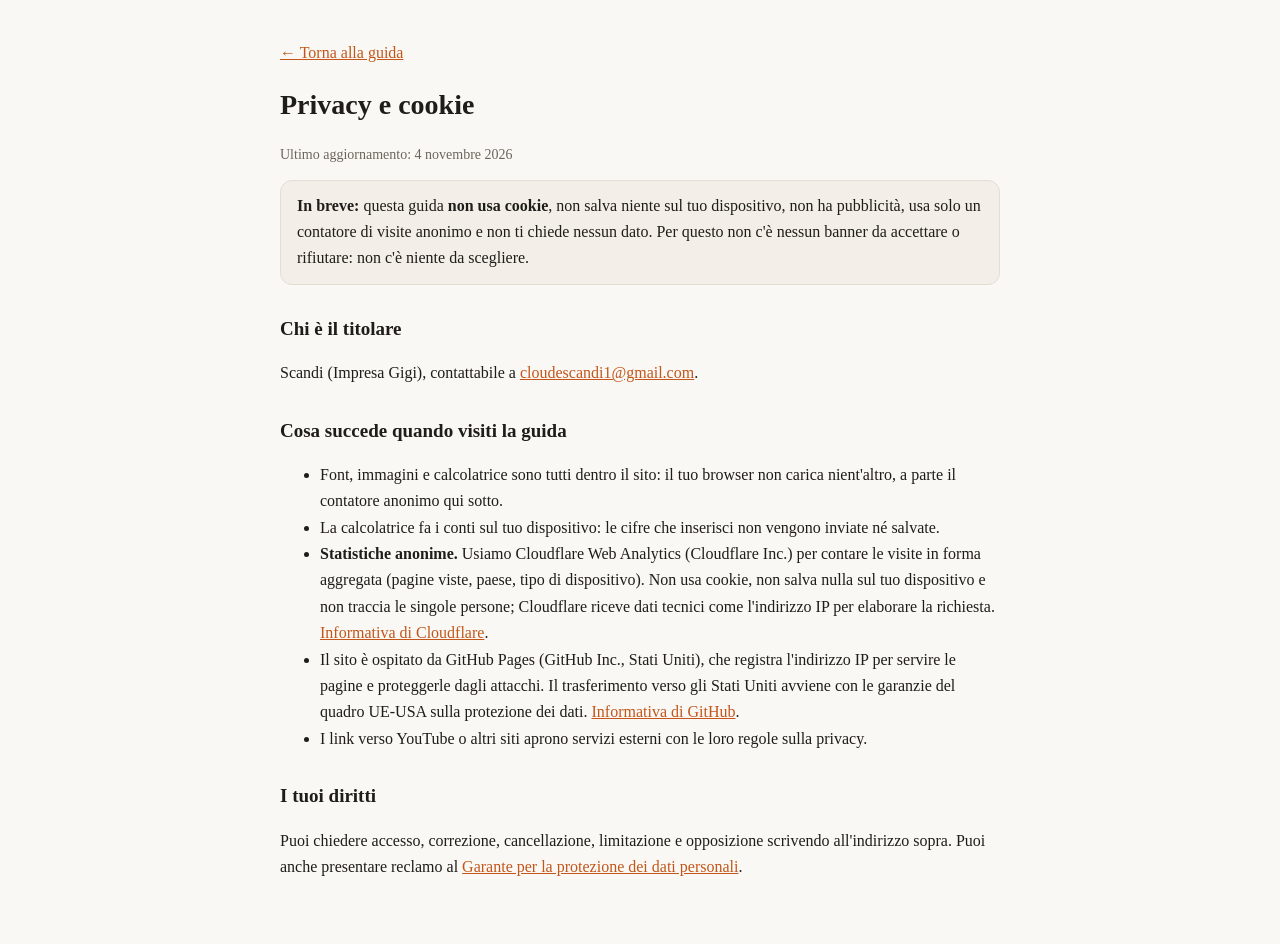
<file: privacy.html>
<!DOCTYPE html>
<html lang="it">
<head>
<meta charset="UTF-8">
<meta http-equiv="Content-Security-Policy" content="default-src 'none'; style-src 'unsafe-inline'; base-uri 'none'; form-action 'none'">
<meta name="viewport" content="width=device-width, initial-scale=1">
<meta name="robots" content="noindex">
<title>Privacy e cookie · Investire da zero</title>
<style>
  :root{--txt:#1f1d1a;--mut:#6b655c;--acc:#c2561b;--card:#f3efe8;--b:#e3ddd2;--bg:#faf8f4}
  @media (prefers-color-scheme: dark){:root{--txt:#f1ece4;--mut:#b3aa9c;--acc:#f0935a;--card:#26231f;--b:#3a352f;--bg:#171512}}
  body{margin:0;background:var(--bg);color:var(--txt);font:16px/1.65 Georgia,"Times New Roman",serif}
  main{max-width:720px;margin:0 auto;padding:24px 16px 48px}
  h1{font-size:28px;margin:8px 0 4px} h2{font-size:19px;margin:28px 0 8px}
  .mut{color:var(--mut);font-size:14px} a{color:var(--acc)}
  .box{background:var(--card);border:1px solid var(--b);border-radius:12px;padding:12px 16px;margin:12px 0}
</style>
</head>
<body>
<main>
  <p><a href="./">← Torna alla guida</a></p>
  <h1>Privacy e cookie</h1>
  <p class="mut">Ultimo aggiornamento: 4 novembre 2026</p>

  <div class="box"><strong>In breve:</strong> questa guida <strong>non usa cookie</strong>, non salva niente sul tuo dispositivo, non ha pubblicità, usa solo un contatore di visite anonimo e non ti chiede nessun dato. Per questo non c'è nessun banner da accettare o rifiutare: non c'è niente da scegliere.</div>

  <h2>Chi è il titolare</h2>
  <p>Scandi (Impresa Gigi), contattabile a <a href="mailto:cloudescandi1@gmail.com">cloudescandi1@gmail.com</a>.</p>

  <h2>Cosa succede quando visiti la guida</h2>
  <ul>
    <li>Font, immagini e calcolatrice sono tutti dentro il sito: il tuo browser non carica nient'altro, a parte il contatore anonimo qui sotto.</li>
    <li>La calcolatrice fa i conti sul tuo dispositivo: le cifre che inserisci non vengono inviate né salvate.</li>
    <li><strong>Statistiche anonime.</strong> Usiamo Cloudflare Web Analytics (Cloudflare Inc.) per contare le visite in forma aggregata (pagine viste, paese, tipo di dispositivo). Non usa cookie, non salva nulla sul tuo dispositivo e non traccia le singole persone; Cloudflare riceve dati tecnici come l'indirizzo IP per elaborare la richiesta. <a href="https://www.cloudflare.com/privacypolicy/" target="_blank" rel="noopener">Informativa di Cloudflare</a>.</li>
    <li>Il sito è ospitato da GitHub Pages (GitHub Inc., Stati Uniti), che registra l'indirizzo IP per servire le pagine e proteggerle dagli attacchi. Il trasferimento verso gli Stati Uniti avviene con le garanzie del quadro UE-USA sulla protezione dei dati. <a href="https://docs.github.com/site-policy/privacy-policies/github-general-privacy-statement" target="_blank" rel="noopener">Informativa di GitHub</a>.</li>
    <li>I link verso YouTube o altri siti aprono servizi esterni con le loro regole sulla privacy.</li>
  </ul>

  <h2>I tuoi diritti</h2>
  <p>Puoi chiedere accesso, correzione, cancellazione, limitazione e opposizione scrivendo all'indirizzo sopra. Puoi anche presentare reclamo al <a href="https://www.garanteprivacy.it" target="_blank" rel="noopener">Garante per la protezione dei dati personali</a>.</p>
</main>
</body>
</html>
</file>
<file: fonts/fonts.css>
/* latin-ext */
@font-face {
  font-family: 'Atkinson Hyperlegible';
  font-style: italic;
  font-weight: 400;
  font-display: swap;
  src: url(AtkinsonHyperlegible-400-italic-latin-ext.woff2) format('woff2');
  unicode-range: U+0100-02BA, U+02BD-02C5, U+02C7-02CC, U+02CE-02D7, U+02DD-02FF, U+0304, U+0308, U+0329, U+1D00-1DBF, U+1E00-1E9F, U+1EF2-1EFF, U+2020, U+20A0-20AB, U+20AD-20C4, U+2113, U+2C60-2C7F, U+A720-A7FF;
}
/* latin */
@font-face {
  font-family: 'Atkinson Hyperlegible';
  font-style: italic;
  font-weight: 400;
  font-display: swap;
  src: url(AtkinsonHyperlegible-400-italic-latin.woff2) format('woff2');
  unicode-range: U+0000-00FF, U+0131, U+0152-0153, U+02BB-02BC, U+02C6, U+02DA, U+02DC, U+0304, U+0308, U+0329, U+2000-206F, U+20AC, U+2122, U+2191, U+2193, U+2212, U+2215, U+FEFF, U+FFFD;
}
/* latin-ext */
@font-face {
  font-family: 'Atkinson Hyperlegible';
  font-style: normal;
  font-weight: 400;
  font-display: swap;
  src: url(AtkinsonHyperlegible-400-normal-latin-ext.woff2) format('woff2');
  unicode-range: U+0100-02BA, U+02BD-02C5, U+02C7-02CC, U+02CE-02D7, U+02DD-02FF, U+0304, U+0308, U+0329, U+1D00-1DBF, U+1E00-1E9F, U+1EF2-1EFF, U+2020, U+20A0-20AB, U+20AD-20C4, U+2113, U+2C60-2C7F, U+A720-A7FF;
}
/* latin */
@font-face {
  font-family: 'Atkinson Hyperlegible';
  font-style: normal;
  font-weight: 400;
  font-display: swap;
  src: url(AtkinsonHyperlegible-400-normal-latin.woff2) format('woff2');
  unicode-range: U+0000-00FF, U+0131, U+0152-0153, U+02BB-02BC, U+02C6, U+02DA, U+02DC, U+0304, U+0308, U+0329, U+2000-206F, U+20AC, U+2122, U+2191, U+2193, U+2212, U+2215, U+FEFF, U+FFFD;
}
/* latin-ext */
@font-face {
  font-family: 'Atkinson Hyperlegible';
  font-style: normal;
  font-weight: 700;
  font-display: swap;
  src: url(AtkinsonHyperlegible-700-normal-latin-ext.woff2) format('woff2');
  unicode-range: U+0100-02BA, U+02BD-02C5, U+02C7-02CC, U+02CE-02D7, U+02DD-02FF, U+0304, U+0308, U+0329, U+1D00-1DBF, U+1E00-1E9F, U+1EF2-1EFF, U+2020, U+20A0-20AB, U+20AD-20C4, U+2113, U+2C60-2C7F, U+A720-A7FF;
}
/* latin */
@font-face {
  font-family: 'Atkinson Hyperlegible';
  font-style: normal;
  font-weight: 700;
  font-display: swap;
  src: url(AtkinsonHyperlegible-700-normal-latin.woff2) format('woff2');
  unicode-range: U+0000-00FF, U+0131, U+0152-0153, U+02BB-02BC, U+02C6, U+02DA, U+02DC, U+0304, U+0308, U+0329, U+2000-206F, U+20AC, U+2122, U+2191, U+2193, U+2212, U+2215, U+FEFF, U+FFFD;
}
/* latin-ext */
@font-face {
  font-family: 'Bricolage Grotesque';
  font-style: normal;
  font-weight: 500;
  font-stretch: 100%;
  font-display: swap;
  src: url(BricolageGrotesque-500-normal-latin-ext.woff2) format('woff2');
  unicode-range: U+0100-02BA, U+02BD-02C5, U+02C7-02CC, U+02CE-02D7, U+02DD-02FF, U+0304, U+0308, U+0329, U+1D00-1DBF, U+1E00-1E9F, U+1EF2-1EFF, U+2020, U+20A0-20AB, U+20AD-20C4, U+2113, U+2C60-2C7F, U+A720-A7FF;
}
/* latin */
@font-face {
  font-family: 'Bricolage Grotesque';
  font-style: normal;
  font-weight: 500;
  font-stretch: 100%;
  font-display: swap;
  src: url(BricolageGrotesque-500-normal-latin.woff2) format('woff2');
  unicode-range: U+0000-00FF, U+0131, U+0152-0153, U+02BB-02BC, U+02C6, U+02DA, U+02DC, U+0304, U+0308, U+0329, U+2000-206F, U+20AC, U+2122, U+2191, U+2193, U+2212, U+2215, U+FEFF, U+FFFD;
}
/* latin-ext */
@font-face {
  font-family: 'Bricolage Grotesque';
  font-style: normal;
  font-weight: 700;
  font-stretch: 100%;
  font-display: swap;
  src: url(BricolageGrotesque-700-normal-latin-ext.woff2) format('woff2');
  unicode-range: U+0100-02BA, U+02BD-02C5, U+02C7-02CC, U+02CE-02D7, U+02DD-02FF, U+0304, U+0308, U+0329, U+1D00-1DBF, U+1E00-1E9F, U+1EF2-1EFF, U+2020, U+20A0-20AB, U+20AD-20C4, U+2113, U+2C60-2C7F, U+A720-A7FF;
}
/* latin */
@font-face {
  font-family: 'Bricolage Grotesque';
  font-style: normal;
  font-weight: 700;
  font-stretch: 100%;
  font-display: swap;
  src: url(BricolageGrotesque-700-normal-latin.woff2) format('woff2');
  unicode-range: U+0000-00FF, U+0131, U+0152-0153, U+02BB-02BC, U+02C6, U+02DA, U+02DC, U+0304, U+0308, U+0329, U+2000-206F, U+20AC, U+2122, U+2191, U+2193, U+2212, U+2215, U+FEFF, U+FFFD;
}
/* latin-ext */
@font-face {
  font-family: 'Bricolage Grotesque';
  font-style: normal;
  font-weight: 800;
  font-stretch: 100%;
  font-display: swap;
  src: url(BricolageGrotesque-800-normal-latin-ext.woff2) format('woff2');
  unicode-range: U+0100-02BA, U+02BD-02C5, U+02C7-02CC, U+02CE-02D7, U+02DD-02FF, U+0304, U+0308, U+0329, U+1D00-1DBF, U+1E00-1E9F, U+1EF2-1EFF, U+2020, U+20A0-20AB, U+20AD-20C4, U+2113, U+2C60-2C7F, U+A720-A7FF;
}
/* latin */
@font-face {
  font-family: 'Bricolage Grotesque';
  font-style: normal;
  font-weight: 800;
  font-stretch: 100%;
  font-display: swap;
  src: url(BricolageGrotesque-800-normal-latin.woff2) format('woff2');
  unicode-range: U+0000-00FF, U+0131, U+0152-0153, U+02BB-02BC, U+02C6, U+02DA, U+02DC, U+0304, U+0308, U+0329, U+2000-206F, U+20AC, U+2122, U+2191, U+2193, U+2212, U+2215, U+FEFF, U+FFFD;
}
/* latin-ext */
@font-face {
  font-family: 'JetBrains Mono';
  font-style: normal;
  font-weight: 500;
  font-display: swap;
  src: url(JetBrainsMono-500-normal-latin-ext.woff2) format('woff2');
  unicode-range: U+0100-02BA, U+02BD-02C5, U+02C7-02CC, U+02CE-02D7, U+02DD-02FF, U+0304, U+0308, U+0329, U+1D00-1DBF, U+1E00-1E9F, U+1EF2-1EFF, U+2020, U+20A0-20AB, U+20AD-20C4, U+2113, U+2C60-2C7F, U+A720-A7FF;
}
/* latin */
@font-face {
  font-family: 'JetBrains Mono';
  font-style: normal;
  font-weight: 500;
  font-display: swap;
  src: url(JetBrainsMono-500-normal-latin.woff2) format('woff2');
  unicode-range: U+0000-00FF, U+0131, U+0152-0153, U+02BB-02BC, U+02C6, U+02DA, U+02DC, U+0304, U+0308, U+0329, U+2000-206F, U+20AC, U+2122, U+2191, U+2193, U+2212, U+2215, U+FEFF, U+FFFD;
}
</file>
